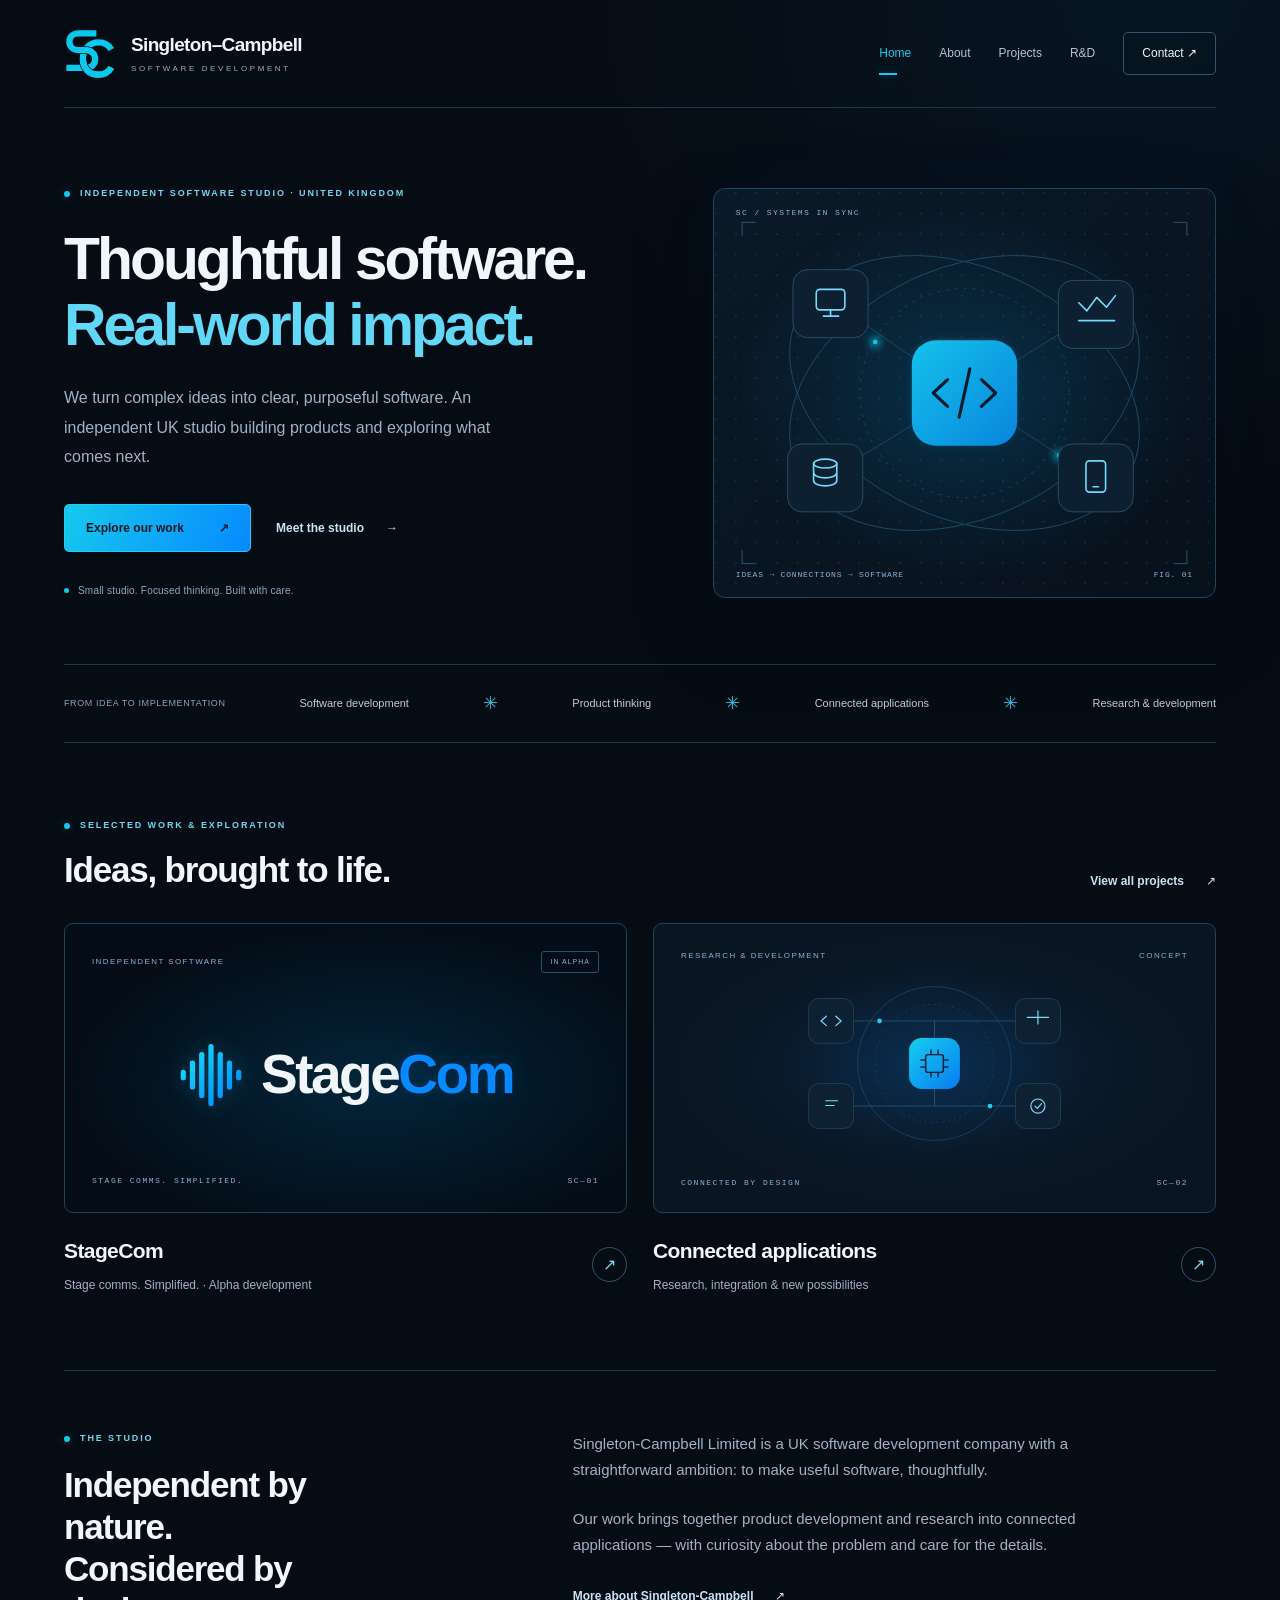
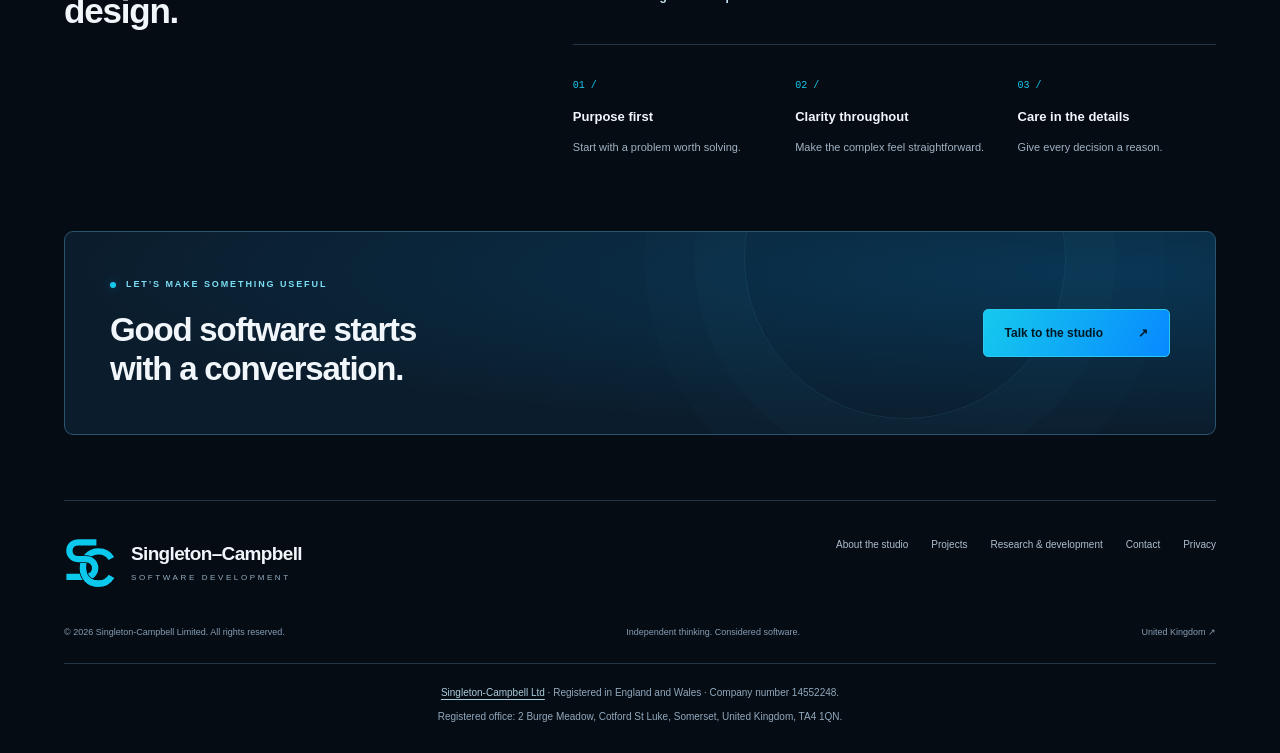
<file: index.html>
<!doctype html>
<html lang="en-GB"><head><meta charset="utf-8"><meta name="viewport" content="width=device-width, initial-scale=1"><title>Singleton-Campbell Ltd | Software Development</title><meta name="description" content="Singleton-Campbell Limited is an independent UK software development studio. Explore StageCom and research into connected applications."><meta name="theme-color" content="#060c14"><link rel="canonical" href="https://www.singleton-campbell.co.uk/"><meta property="og:title" content="Singleton-Campbell Ltd | Software Development"><meta property="og:description" content="Singleton-Campbell Limited is an independent UK software development studio. Explore StageCom and research into connected applications."><meta property="og:type" content="website"><meta property="og:url" content="https://www.singleton-campbell.co.uk/"><link rel="icon" href="assets/favicon.svg?v=linked-sc" type="image/svg+xml"><link rel="stylesheet" href="assets/style.css?v=20261112-logo"><script src="assets/app.js" defer></script><script src="assets/forms.js" defer></script></head><body class="company-page page-index"><a class="skip" href="#main">Skip to content</a><div class="wrap"><header><a class="brand" href="index.html" aria-label="Singleton-Campbell Limited home"><img class="brand-mark" src="assets/sc-linked.svg" alt="" width="54" height="54"><span>Singleton–Campbell<small>Software development</small></span></a><button class="menu" aria-expanded="false" aria-controls="navigation">Menu</button><nav id="navigation" aria-label="Main navigation"><a href="index.html" aria-current="page" class="active">Home</a><a href="about.html">About</a><a href="projects.html">Projects</a><a href="research.html">R&D</a><a href="contact.html" class="nav-contact">Contact <span aria-hidden="true">↗</span></a></nav></header></div><main class="wrap" id="main"><section class="hero"><div><div class="eyebrow"><span class="dot"></span>Independent software studio · United Kingdom</div><h1>Thoughtful software.<br><em>Real-world impact.</em></h1><p class="intro">We turn complex ideas into clear, purposeful software. An independent UK studio building products and exploring what comes next.</p><div class="actions"><a class="button" href="projects.html">Explore our work <span aria-hidden="true">↗</span></a><a class="text-link" href="about.html">Meet the studio <span aria-hidden="true">→</span></a></div><div class="hero-note"><span></span>Small studio. Focused thinking. Built with care.</div></div><div class="visual" role="img" aria-label="Illustration of connected software modules around a central development core"><span class="visual-label">SC / SYSTEMS IN SYNC</span><img src="assets/studio-system.svg" alt="" width="560" height="450"><div class="visual-bottom"><span>IDEAS → CONNECTIONS → SOFTWARE</span><span>FIG. 01</span></div></div></section><div class="discipline"><span>FROM IDEA TO IMPLEMENTATION</span><strong>Software development</strong><span class="asterisk" aria-hidden="true">✳</span><strong>Product thinking</strong><span class="asterisk" aria-hidden="true">✳</span><strong>Connected applications</strong><span class="asterisk" aria-hidden="true">✳</span><strong>Research & development</strong></div><section class="section"><div class="section-head"><div><div class="eyebrow"><span class="dot"></span>Selected work & exploration</div><h2>Ideas, brought to life.</h2></div><a class="text-link" href="projects.html">View all projects <span aria-hidden="true">↗</span></a></div><div class="work-grid"><a class="project" href="stagecom.html"><div class="project-art stage-art"><div class="art-top"><span>Independent software</span><span class="art-status">In alpha</span></div><div class="stage-brand"><img src="assets/stagecom-mark.svg" alt="" width="66" height="66"><div class="stage-word">Stage<span>Com</span></div></div><div class="art-footer"><span>STAGE COMMS. SIMPLIFIED.</span><span>SC—01</span></div></div><div class="project-meta"><div><h3>StageCom</h3><p>Stage comms. Simplified. · Alpha development</p></div><span class="circle-arrow" aria-hidden="true">↗</span></div></a><a class="project" href="research.html"><div class="project-art connected-art"><div class="art-top"><span>Research & development</span><span>Concept</span></div><img src="assets/connected-system.svg" alt="Illustrative connections between applications and a central system" width="600" height="340"><div class="art-footer"><span>CONNECTED BY DESIGN</span><span>SC—02</span></div></div><div class="project-meta"><div><h3>Connected applications</h3><p>Research, integration & new possibilities</p></div><span class="circle-arrow" aria-hidden="true">↗</span></div></a></div></section><section class="section studio"><div><div class="eyebrow"><span class="dot"></span>The studio</div><h2>Independent by nature.<br>Considered by design.</h2></div><div class="studio-copy"><p>Singleton-Campbell Limited is a UK software development company with a straightforward ambition: to make useful software, thoughtfully.</p><p>Our work brings together product development and research into connected applications — with curiosity about the problem and care for the details.</p><a class="text-link" href="about.html">More about Singleton-Campbell <span aria-hidden="true">↗</span></a><div class="principles"><div><span>01 /</span><h3>Purpose first</h3><p>Start with a problem worth solving.</p></div><div><span>02 /</span><h3>Clarity throughout</h3><p>Make the complex feel straightforward.</p></div><div><span>03 /</span><h3>Care in the details</h3><p>Give every decision a reason.</p></div></div></div></section><div class="cta"><div><div class="eyebrow"><span class="dot"></span>Let’s make something useful</div><h2>Good software starts<br>with a conversation.</h2></div><a class="button" href="contact.html">Talk to the studio <span aria-hidden="true">↗</span></a></div></main><div class="wrap"><footer><div class="footer-top"><a class="brand" href="index.html" aria-label="Singleton-Campbell Limited home"><img class="brand-mark" src="assets/sc-linked.svg" alt="" width="54" height="54"><span>Singleton–Campbell<small>Software development</small></span></a><div class="footer-links"><a href="about.html">About the studio</a><a href="projects.html">Projects</a><a href="research.html">Research & development</a><a href="contact.html">Contact</a><a href="privacy.html">Privacy</a></div></div><div class="footer-bottom"><span>© 2026 Singleton-Campbell Limited. All rights reserved.</span><span>Independent thinking. Considered software.</span><span>United Kingdom <span aria-hidden="true">↗</span></span></div><div class="company-legal"><p><a href="https://find-and-update.company-information.service.gov.uk/company/14552248" target="_blank" rel="noopener noreferrer">Singleton-Campbell Ltd</a> · Registered in England and Wales · Company number 14552248.</p><address>Registered office: 2 Burge Meadow, Cotford St Luke, Somerset, United Kingdom, TA4 1QN.</address></div></footer></div></body></html>
</file>
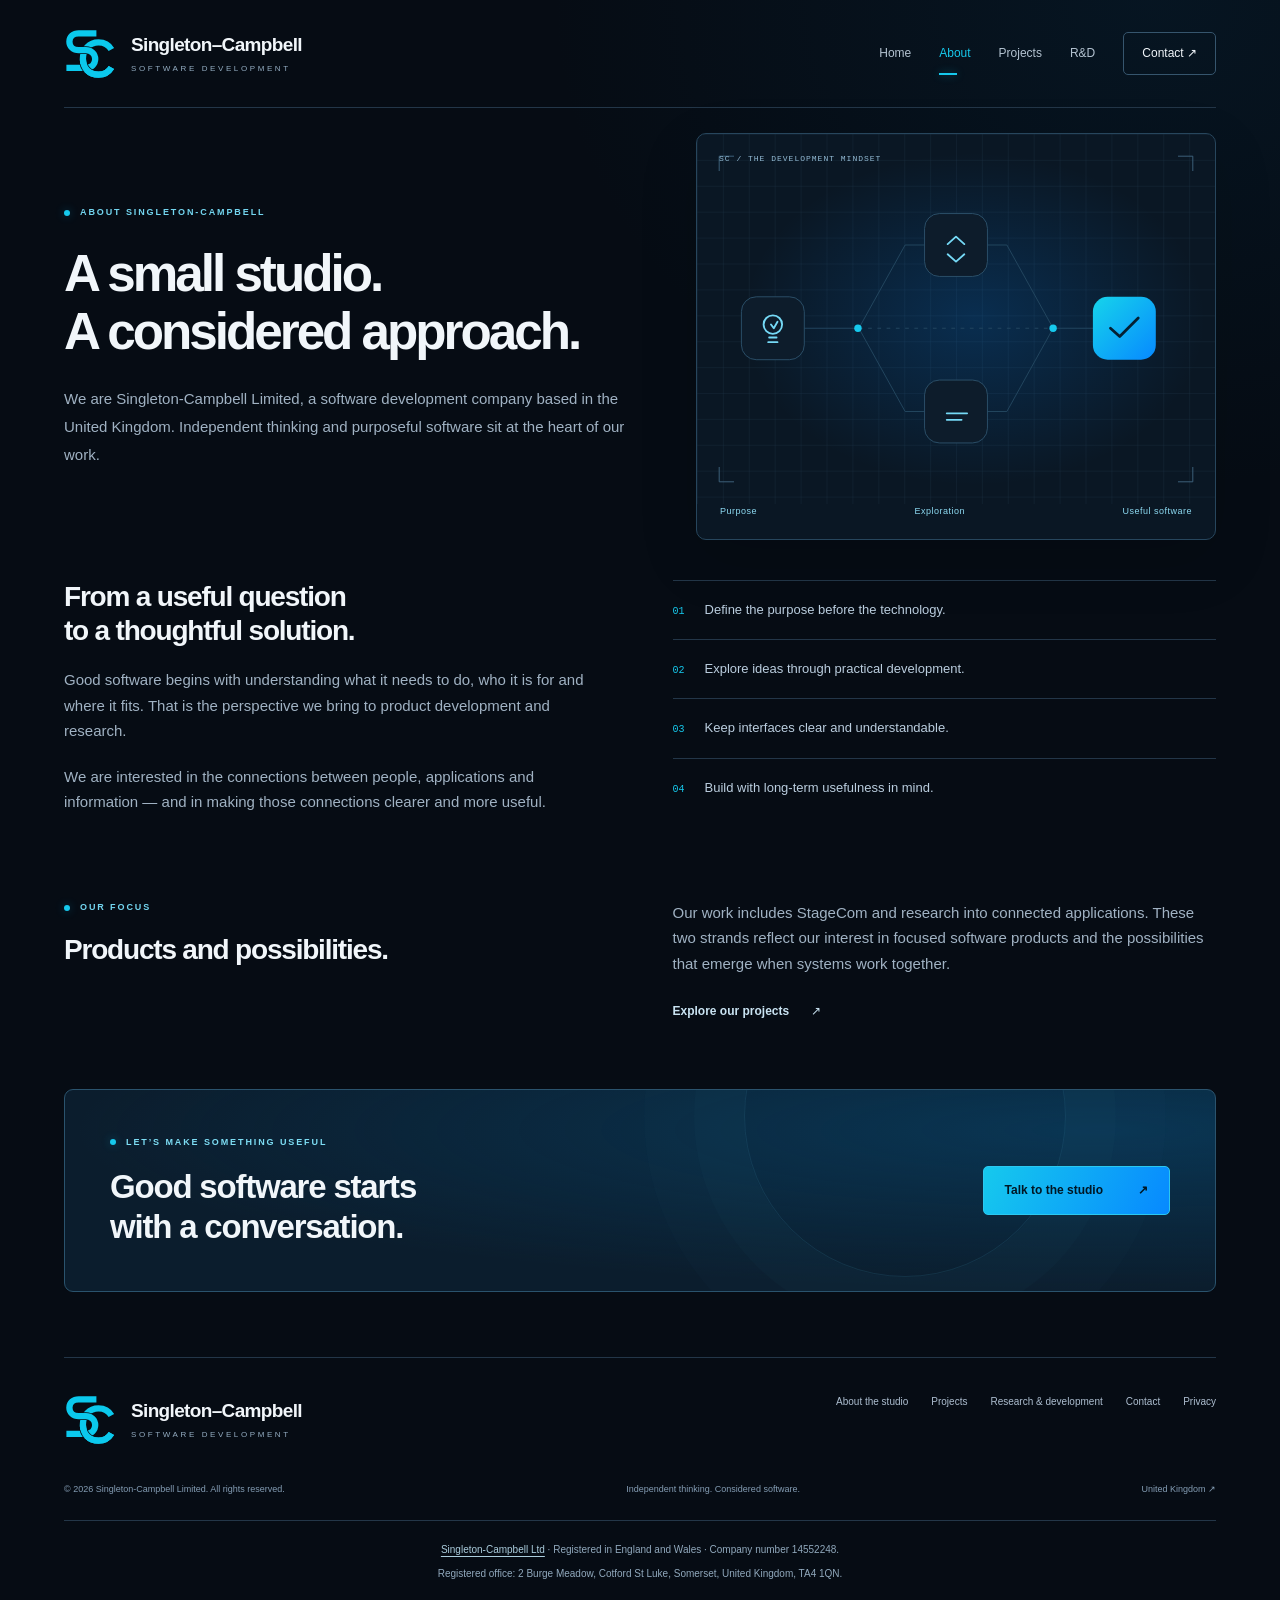
<file: about.html>
<!doctype html>
<html lang="en-GB"><head><meta charset="utf-8"><meta name="viewport" content="width=device-width, initial-scale=1"><title>Singleton-Campbell Ltd | About the studio</title><meta name="description" content="Singleton-Campbell Limited is an independent UK software development studio. Explore StageCom and research into connected applications."><meta name="theme-color" content="#060c14"><link rel="canonical" href="https://www.singleton-campbell.co.uk/about.html"><meta property="og:title" content="Singleton-Campbell Ltd | About the studio"><meta property="og:description" content="Singleton-Campbell Limited is an independent UK software development studio. Explore StageCom and research into connected applications."><meta property="og:type" content="website"><meta property="og:url" content="https://www.singleton-campbell.co.uk/about.html"><link rel="icon" href="assets/favicon.svg?v=linked-sc" type="image/svg+xml"><link rel="stylesheet" href="assets/style.css?v=20261112-logo"><script src="assets/app.js" defer></script><script src="assets/forms.js" defer></script></head><body class="company-page page-about"><a class="skip" href="#main">Skip to content</a><div class="wrap"><header><a class="brand" href="index.html" aria-label="Singleton-Campbell Limited home"><img class="brand-mark" src="assets/sc-linked.svg" alt="" width="54" height="54"><span>Singleton–Campbell<small>Software development</small></span></a><button class="menu" aria-expanded="false" aria-controls="navigation">Menu</button><nav id="navigation" aria-label="Main navigation"><a href="index.html">Home</a><a href="about.html" aria-current="page" class="active">About</a><a href="projects.html">Projects</a><a href="research.html">R&D</a><a href="contact.html" class="nav-contact">Contact <span aria-hidden="true">↗</span></a></nav></header></div><main class="wrap" id="main"><div class="page-lead"><section class="page-hero"><div class="eyebrow"><span class="dot"></span>About Singleton-Campbell</div><h1>A small studio.<br>A considered approach.</h1><p class="intro">We are Singleton-Campbell Limited, a software development company based in the United Kingdom. Independent thinking and purposeful software sit at the heart of our work.</p></section><figure class="process-visual"><div class="figure-label">SC / THE DEVELOPMENT MINDSET</div><img src="assets/studio-process.svg" alt="An idea moving through exploration and development towards a considered solution" width="560" height="400"><figcaption><span>Purpose</span><span>Exploration</span><span>Useful software</span></figcaption></figure></div><div class="content-grid"><div><h2>From a useful question<br>to a thoughtful solution.</h2><p>Good software begins with understanding what it needs to do, who it is for and where it fits. That is the perspective we bring to product development and research.</p><p>We are interested in the connections between people, applications and information — and in making those connections clearer and more useful.</p></div><div><ul class="line-list"><li><span>01</span>Define the purpose before the technology.</li><li><span>02</span>Explore ideas through practical development.</li><li><span>03</span>Keep interfaces clear and understandable.</li><li><span>04</span>Build with long-term usefulness in mind.</li></ul></div></div><div class="content-grid"><div><div class="eyebrow"><span class="dot"></span>Our focus</div><h2 style="margin-top:18px">Products and possibilities.</h2></div><div><p>Our work includes StageCom and research into connected applications. These two strands reflect our interest in focused software products and the possibilities that emerge when systems work together.</p><a class="text-link" href="projects.html">Explore our projects <span aria-hidden="true">↗</span></a></div></div><div class="cta"><div><div class="eyebrow"><span class="dot"></span>Let’s make something useful</div><h2>Good software starts<br>with a conversation.</h2></div><a class="button" href="contact.html">Talk to the studio <span aria-hidden="true">↗</span></a></div></main><div class="wrap"><footer><div class="footer-top"><a class="brand" href="index.html" aria-label="Singleton-Campbell Limited home"><img class="brand-mark" src="assets/sc-linked.svg" alt="" width="54" height="54"><span>Singleton–Campbell<small>Software development</small></span></a><div class="footer-links"><a href="about.html">About the studio</a><a href="projects.html">Projects</a><a href="research.html">Research & development</a><a href="contact.html">Contact</a><a href="privacy.html">Privacy</a></div></div><div class="footer-bottom"><span>© 2026 Singleton-Campbell Limited. All rights reserved.</span><span>Independent thinking. Considered software.</span><span>United Kingdom <span aria-hidden="true">↗</span></span></div><div class="company-legal"><p><a href="https://find-and-update.company-information.service.gov.uk/company/14552248" target="_blank" rel="noopener noreferrer">Singleton-Campbell Ltd</a> · Registered in England and Wales · Company number 14552248.</p><address>Registered office: 2 Burge Meadow, Cotford St Luke, Somerset, United Kingdom, TA4 1QN.</address></div></footer></div></body></html>
</file>
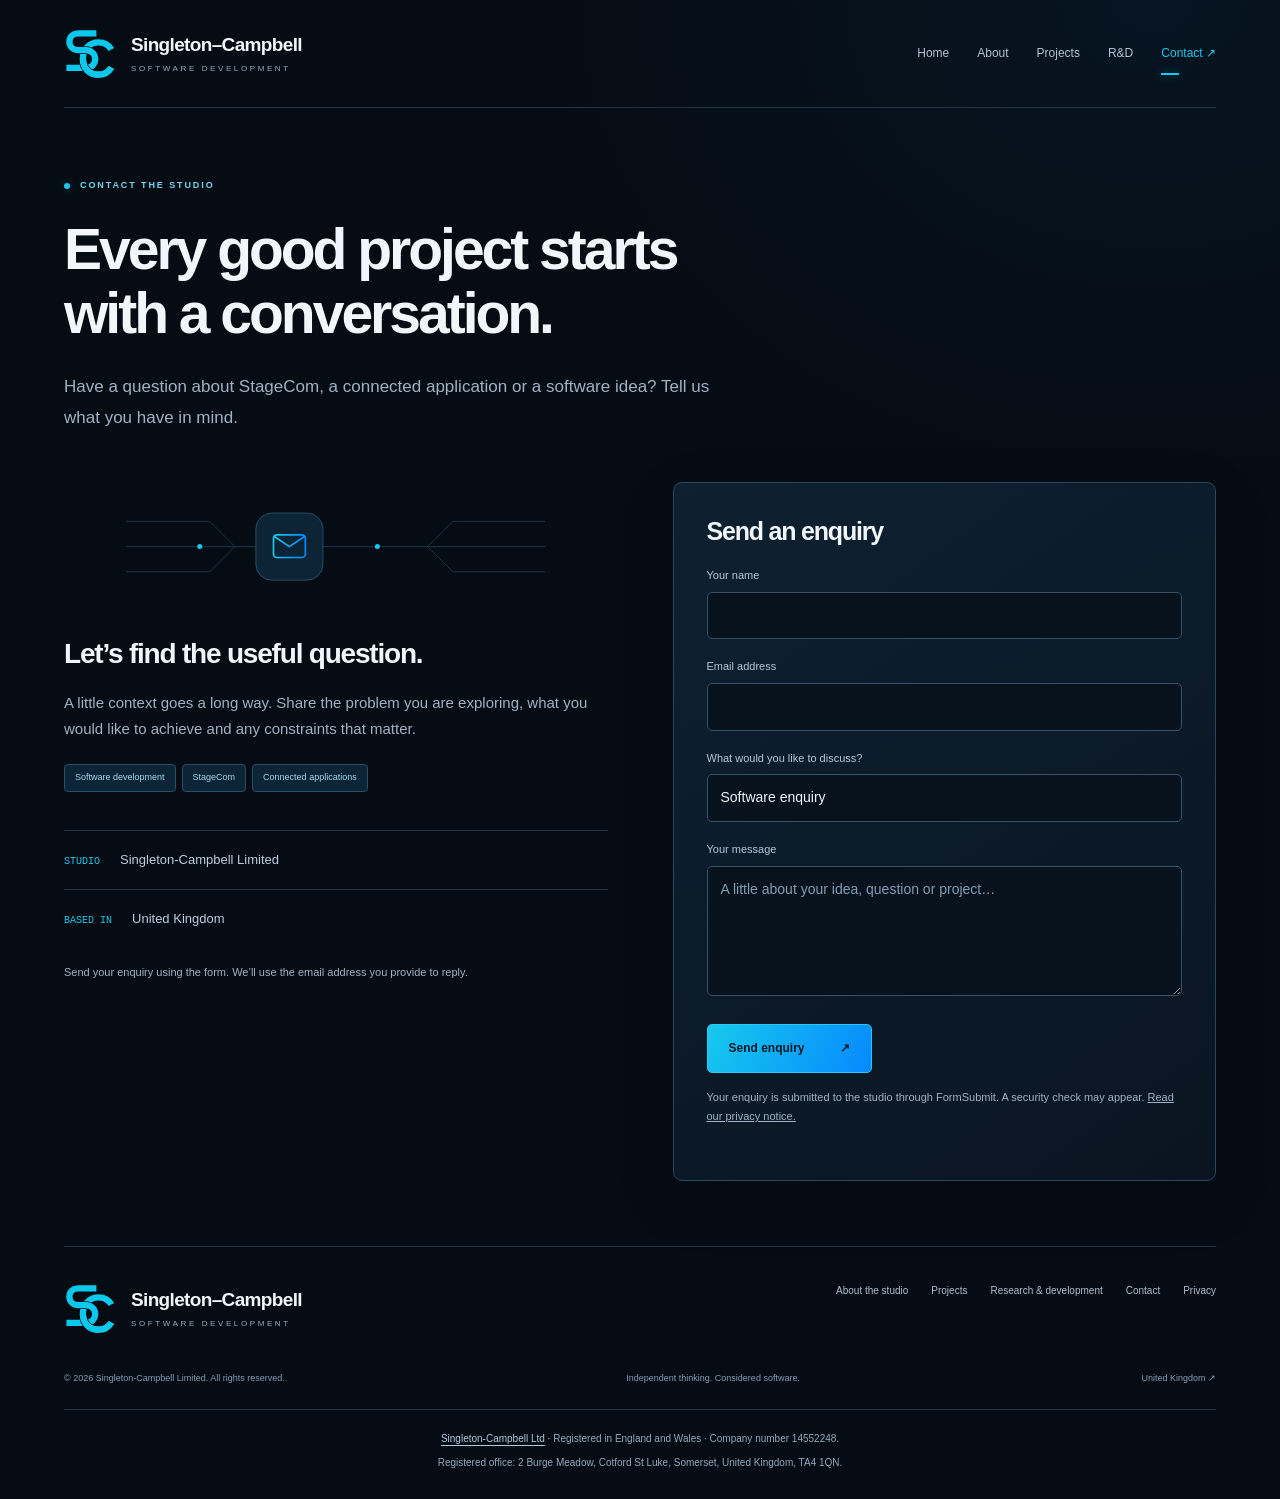
<file: contact.html>
<!doctype html>
<html lang="en-GB"><head><meta charset="utf-8"><meta name="viewport" content="width=device-width, initial-scale=1"><title>Singleton-Campbell Ltd | Contact</title><meta name="description" content="Singleton-Campbell Limited is an independent UK software development studio. Explore StageCom and research into connected applications."><meta name="theme-color" content="#060c14"><link rel="canonical" href="https://www.singleton-campbell.co.uk/contact.html"><meta property="og:title" content="Singleton-Campbell Ltd | Contact"><meta property="og:description" content="Singleton-Campbell Limited is an independent UK software development studio. Explore StageCom and research into connected applications."><meta property="og:type" content="website"><meta property="og:url" content="https://www.singleton-campbell.co.uk/contact.html"><link rel="icon" href="assets/favicon.svg?v=linked-sc" type="image/svg+xml"><link rel="stylesheet" href="assets/style.css?v=20261112-logo"><script src="assets/app.js" defer></script><script src="assets/forms.js" defer></script></head><body class="company-page page-contact"><a class="skip" href="#main">Skip to content</a><div class="wrap"><header><a class="brand" href="index.html" aria-label="Singleton-Campbell Limited home"><img class="brand-mark" src="assets/sc-linked.svg" alt="" width="54" height="54"><span>Singleton–Campbell<small>Software development</small></span></a><button class="menu" aria-expanded="false" aria-controls="navigation">Menu</button><nav id="navigation" aria-label="Main navigation"><a href="index.html">Home</a><a href="about.html">About</a><a href="projects.html">Projects</a><a href="research.html">R&D</a><a href="contact.html" aria-current="page" class="active">Contact <span aria-hidden="true">↗</span></a></nav></header></div><main class="wrap" id="main"><section class="page-hero"><div class="eyebrow"><span class="dot"></span>Contact the studio</div><h1>Every good project starts<br>with a conversation.</h1><p class="intro">Have a question about StageCom, a connected application or a software idea? Tell us what you have in mind.</p></section><div class="content-grid"><div><img class="contact-graphic" src="assets/contact-lines.svg" alt="" width="500" height="155"><h2>Let’s find the useful question.</h2><p>A little context goes a long way. Share the problem you are exploring, what you would like to achieve and any constraints that matter.</p><div class="tag">Software development</div><div class="tag">StageCom</div><div class="tag">Connected applications</div><ul class="line-list" style="margin-top:30px"><li><span>STUDIO</span>Singleton-Campbell Limited</li><li><span>BASED IN</span>United Kingdom</li></ul><p class="small">Send your enquiry using the form. We’ll use the email address you provide to reply.</p></div><div class="contact-box"><h2>Send an enquiry</h2><form id="enquiry" class="integrated-form" action="https://formsubmit.co/ba3404a025eb293340711f8fc09fe231" method="POST"><input type="hidden" name="_subject" value="Singleton-Campbell website enquiry"><input type="hidden" name="_template" value="table"><label for="name">Your name</label><input id="name" name="name" autocomplete="name" required maxlength="150"><label for="email">Email address</label><input id="email" name="email" type="email" autocomplete="email" required maxlength="254"><label for="subject">What would you like to discuss?</label><input id="subject" name="subject" value="Software enquiry" required maxlength="200"><label for="message">Your message</label><textarea id="message" name="message" required maxlength="5000" placeholder="A little about your idea, question or project…"></textarea><button class="button" type="submit">Send enquiry <span aria-hidden="true">↗</span></button><p class="small">Your enquiry is submitted to the studio through FormSubmit. A security check may appear. <a href="privacy.html" style="text-decoration:underline">Read our privacy notice.</a></p><p id="form-status" class="contact-status" role="status"></p></form></div></div><script>const requestedSubject=new URLSearchParams(location.search).get('subject');if(requestedSubject)document.getElementById('subject').value=requestedSubject.slice(0,200);</script></main><div class="wrap"><footer><div class="footer-top"><a class="brand" href="index.html" aria-label="Singleton-Campbell Limited home"><img class="brand-mark" src="assets/sc-linked.svg" alt="" width="54" height="54"><span>Singleton–Campbell<small>Software development</small></span></a><div class="footer-links"><a href="about.html">About the studio</a><a href="projects.html">Projects</a><a href="research.html">Research & development</a><a href="contact.html">Contact</a><a href="privacy.html">Privacy</a></div></div><div class="footer-bottom"><span>© 2026 Singleton-Campbell Limited. All rights reserved.</span><span>Independent thinking. Considered software.</span><span>United Kingdom <span aria-hidden="true">↗</span></span></div><div class="company-legal"><p><a href="https://find-and-update.company-information.service.gov.uk/company/14552248" target="_blank" rel="noopener noreferrer">Singleton-Campbell Ltd</a> · Registered in England and Wales · Company number 14552248.</p><address>Registered office: 2 Burge Meadow, Cotford St Luke, Somerset, United Kingdom, TA4 1QN.</address></div></footer></div></body></html>
</file>
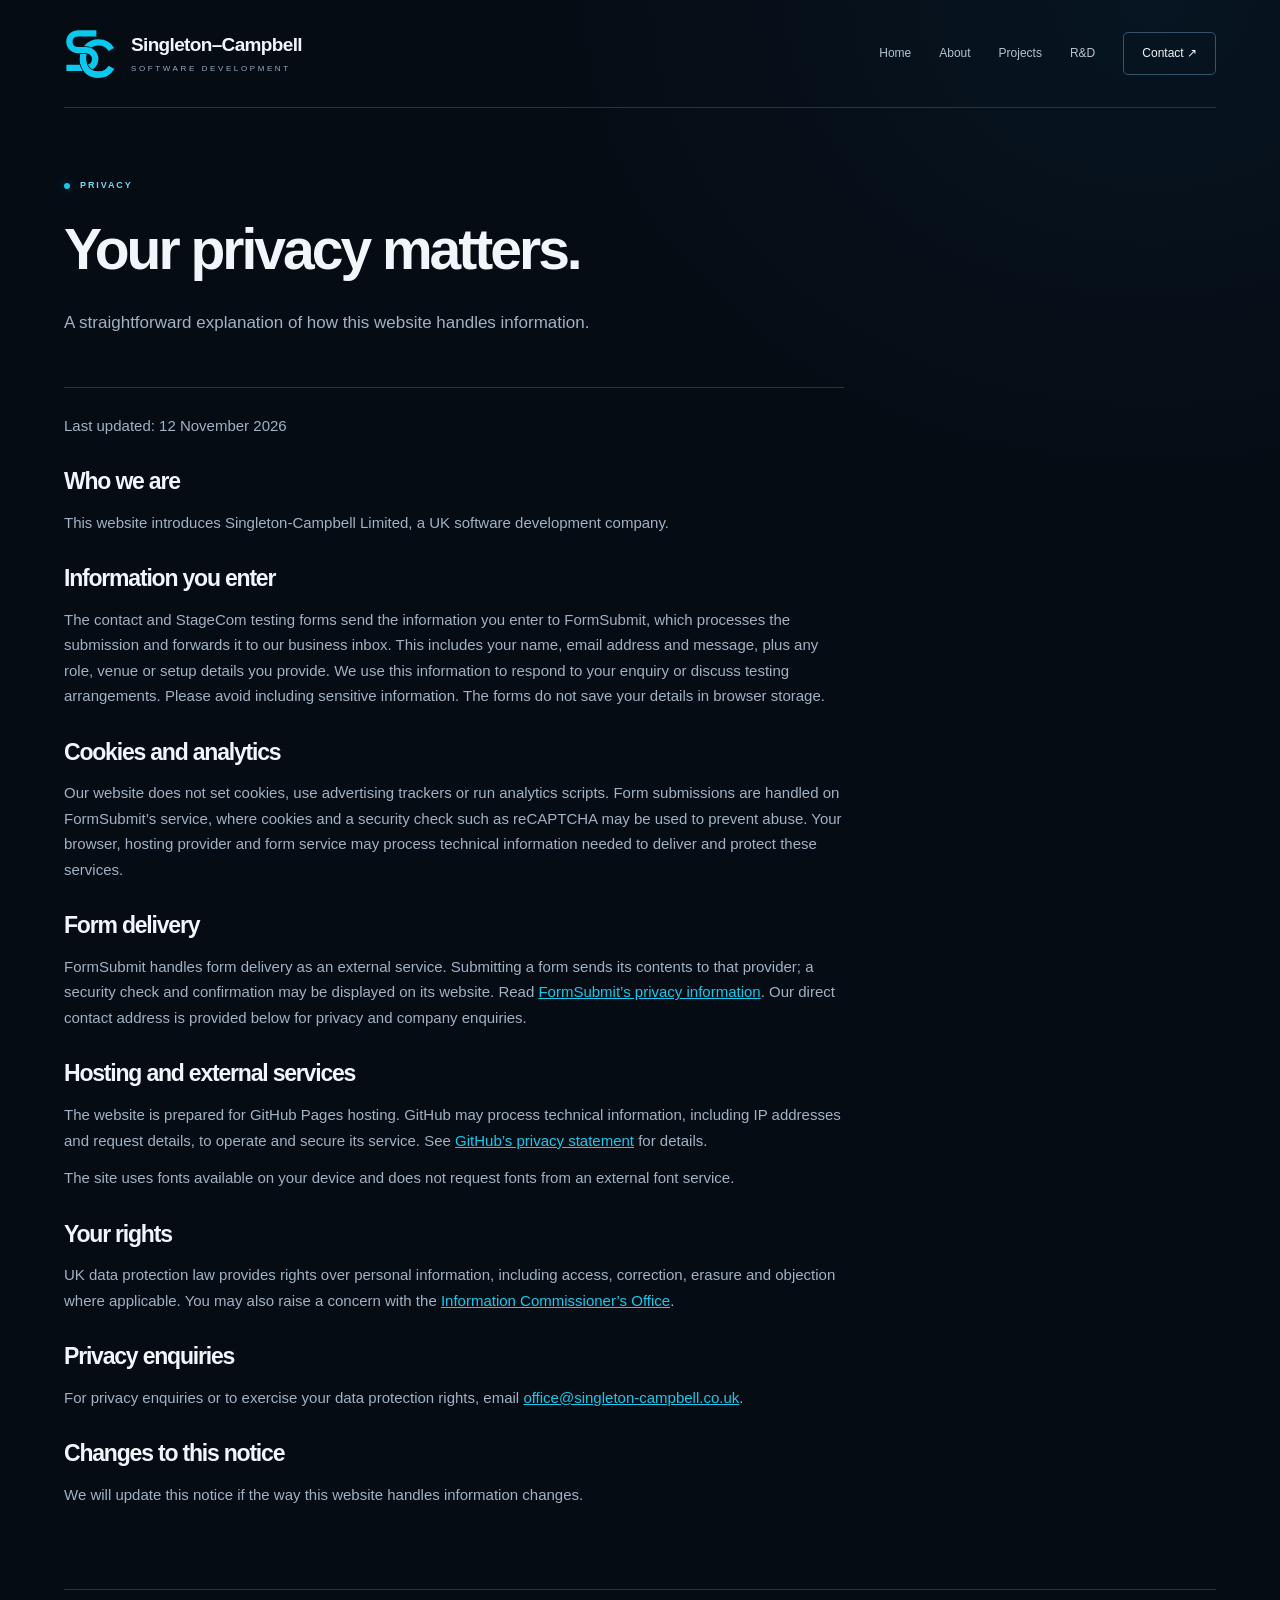
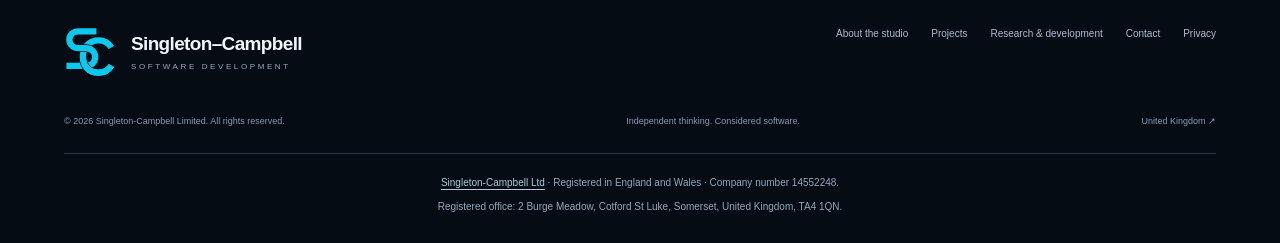
<file: privacy.html>
<!doctype html>
<html lang="en-GB"><head><meta charset="utf-8"><meta name="viewport" content="width=device-width, initial-scale=1"><title>Singleton-Campbell Ltd | Privacy</title><meta name="description" content="Singleton-Campbell Limited is an independent UK software development studio. Explore StageCom and research into connected applications."><meta name="theme-color" content="#060c14"><link rel="canonical" href="https://www.singleton-campbell.co.uk/privacy.html"><meta property="og:title" content="Singleton-Campbell Ltd | Privacy"><meta property="og:description" content="Singleton-Campbell Limited is an independent UK software development studio. Explore StageCom and research into connected applications."><meta property="og:type" content="website"><meta property="og:url" content="https://www.singleton-campbell.co.uk/privacy.html"><link rel="icon" href="assets/favicon.svg?v=linked-sc" type="image/svg+xml"><link rel="stylesheet" href="assets/style.css?v=20261112-logo"><script src="assets/app.js" defer></script><script src="assets/forms.js" defer></script></head><body class="company-page page-privacy"><a class="skip" href="#main">Skip to content</a><div class="wrap"><header><a class="brand" href="index.html" aria-label="Singleton-Campbell Limited home"><img class="brand-mark" src="assets/sc-linked.svg" alt="" width="54" height="54"><span>Singleton–Campbell<small>Software development</small></span></a><button class="menu" aria-expanded="false" aria-controls="navigation">Menu</button><nav id="navigation" aria-label="Main navigation"><a href="index.html">Home</a><a href="about.html">About</a><a href="projects.html">Projects</a><a href="research.html">R&D</a><a href="contact.html" class="nav-contact">Contact <span aria-hidden="true">↗</span></a></nav></header></div><main class="wrap" id="main"><section class="page-hero"><div class="eyebrow"><span class="dot"></span>Privacy</div><h1>Your privacy matters.</h1><p class="intro">A straightforward explanation of how this website handles information.</p></section><article class="legal"><p>Last updated: 12 November 2026</p><h2>Who we are</h2><p>This website introduces Singleton-Campbell Limited, a UK software development company.</p><h2>Information you enter</h2><p>The contact and StageCom testing forms send the information you enter to FormSubmit, which processes the submission and forwards it to our business inbox. This includes your name, email address and message, plus any role, venue or setup details you provide. We use this information to respond to your enquiry or discuss testing arrangements. Please avoid including sensitive information. The forms do not save your details in browser storage.</p><h2>Cookies and analytics</h2><p>Our website does not set cookies, use advertising trackers or run analytics scripts. Form submissions are handled on FormSubmit’s service, where cookies and a security check such as reCAPTCHA may be used to prevent abuse. Your browser, hosting provider and form service may process technical information needed to deliver and protect these services.</p><h2>Form delivery</h2><p>FormSubmit handles form delivery as an external service. Submitting a form sends its contents to that provider; a security check and confirmation may be displayed on its website. Read <a href="https://formsubmit.co/privacy.pdf" rel="noopener noreferrer" target="_blank">FormSubmit’s privacy information</a>. Our direct contact address is provided below for privacy and company enquiries.</p><h2>Hosting and external services</h2><p>The website is prepared for GitHub Pages hosting. GitHub may process technical information, including IP addresses and request details, to operate and secure its service. See <a href="https://docs.github.com/en/site-policy/privacy-policies/github-general-privacy-statement" rel="noopener noreferrer" target="_blank">GitHub’s privacy statement</a> for details.</p><p>The site uses fonts available on your device and does not request fonts from an external font service.</p><h2>Your rights</h2><p>UK data protection law provides rights over personal information, including access, correction, erasure and objection where applicable. You may also raise a concern with the <a href="https://ico.org.uk/" rel="noopener noreferrer" target="_blank">Information Commissioner’s Office</a>.</p><h2>Privacy enquiries</h2><p>For privacy enquiries or to exercise your data protection rights, email <a href="mailto:office@singleton-campbell.co.uk">office@singleton-campbell.co.uk</a>.</p><h2>Changes to this notice</h2><p>We will update this notice if the way this website handles information changes.</p></article></main><div class="wrap"><footer><div class="footer-top"><a class="brand" href="index.html" aria-label="Singleton-Campbell Limited home"><img class="brand-mark" src="assets/sc-linked.svg" alt="" width="54" height="54"><span>Singleton–Campbell<small>Software development</small></span></a><div class="footer-links"><a href="about.html">About the studio</a><a href="projects.html">Projects</a><a href="research.html">Research & development</a><a href="contact.html">Contact</a><a href="privacy.html">Privacy</a></div></div><div class="footer-bottom"><span>© 2026 Singleton-Campbell Limited. All rights reserved.</span><span>Independent thinking. Considered software.</span><span>United Kingdom <span aria-hidden="true">↗</span></span></div><div class="company-legal"><p><a href="https://find-and-update.company-information.service.gov.uk/company/14552248" target="_blank" rel="noopener noreferrer">Singleton-Campbell Ltd</a> · Registered in England and Wales · Company number 14552248.</p><address>Registered office: 2 Burge Meadow, Cotford St Luke, Somerset, United Kingdom, TA4 1QN.</address></div></footer></div></body></html>
</file>
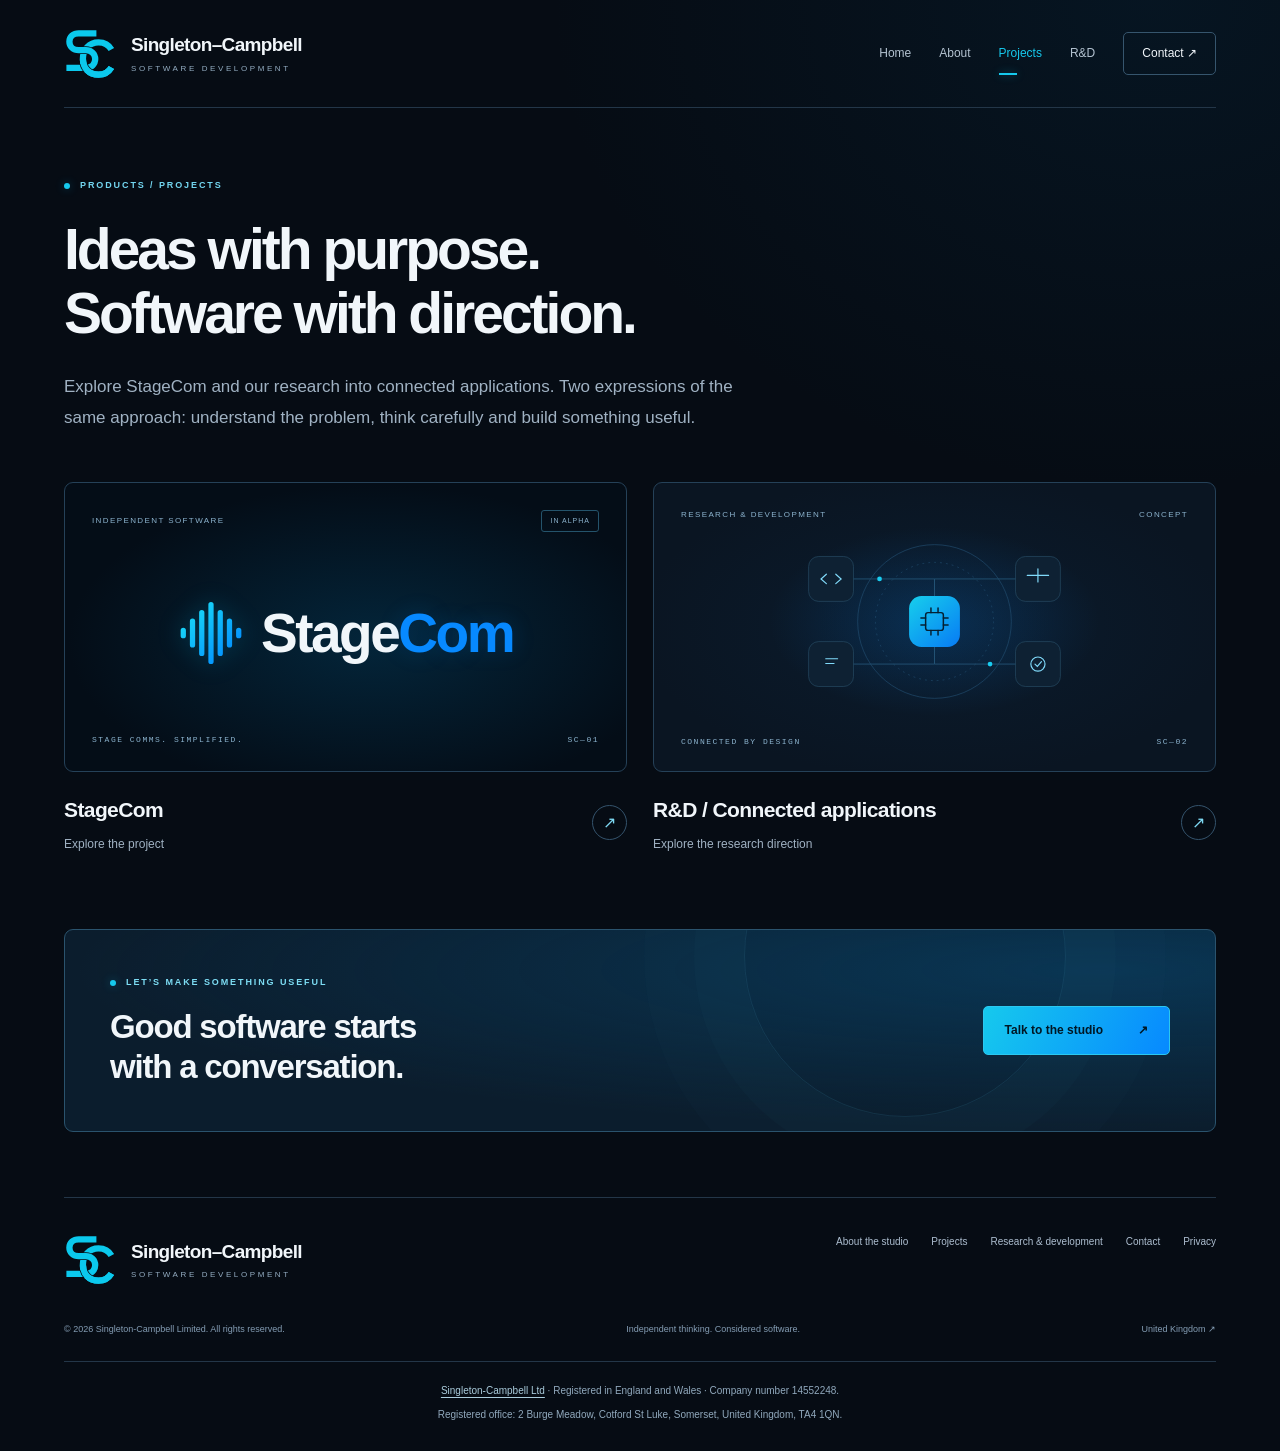
<file: projects.html>
<!doctype html>
<html lang="en-GB"><head><meta charset="utf-8"><meta name="viewport" content="width=device-width, initial-scale=1"><title>Singleton-Campbell Ltd | Products &amp; projects</title><meta name="description" content="Singleton-Campbell Limited is an independent UK software development studio. Explore StageCom and research into connected applications."><meta name="theme-color" content="#060c14"><link rel="canonical" href="https://www.singleton-campbell.co.uk/projects.html"><meta property="og:title" content="Singleton-Campbell Ltd | Products &amp; projects"><meta property="og:description" content="Singleton-Campbell Limited is an independent UK software development studio. Explore StageCom and research into connected applications."><meta property="og:type" content="website"><meta property="og:url" content="https://www.singleton-campbell.co.uk/projects.html"><link rel="icon" href="assets/favicon.svg?v=linked-sc" type="image/svg+xml"><link rel="stylesheet" href="assets/style.css?v=20261112-logo"><script src="assets/app.js" defer></script><script src="assets/forms.js" defer></script></head><body class="company-page page-projects"><a class="skip" href="#main">Skip to content</a><div class="wrap"><header><a class="brand" href="index.html" aria-label="Singleton-Campbell Limited home"><img class="brand-mark" src="assets/sc-linked.svg" alt="" width="54" height="54"><span>Singleton–Campbell<small>Software development</small></span></a><button class="menu" aria-expanded="false" aria-controls="navigation">Menu</button><nav id="navigation" aria-label="Main navigation"><a href="index.html">Home</a><a href="about.html">About</a><a href="projects.html" aria-current="page" class="active">Projects</a><a href="research.html">R&D</a><a href="contact.html" class="nav-contact">Contact <span aria-hidden="true">↗</span></a></nav></header></div><main class="wrap" id="main"><section class="page-hero"><div class="eyebrow"><span class="dot"></span>Products / Projects</div><h1>Ideas with purpose.<br>Software with direction.</h1><p class="intro">Explore StageCom and our research into connected applications. Two expressions of the same approach: understand the problem, think carefully and build something useful.</p></section><div class="work-grid" style="padding-bottom:75px"><a class="project" href="stagecom.html"><div class="project-art stage-art"><div class="art-top"><span>Independent software</span><span class="art-status">In alpha</span></div><div class="stage-brand"><img src="assets/stagecom-mark.svg" alt="" width="66" height="66"><div class="stage-word">Stage<span>Com</span></div></div><div class="art-footer"><span>STAGE COMMS. SIMPLIFIED.</span><span>SC—01</span></div></div><div class="project-meta"><div><h3>StageCom</h3><p>Explore the project</p></div><span class="circle-arrow" aria-hidden="true">↗</span></div></a><a class="project" href="research.html"><div class="project-art connected-art"><div class="art-top"><span>Research & development</span><span>Concept</span></div><img src="assets/connected-system.svg" alt="Illustrative connections between applications and a central system" width="600" height="340"><div class="art-footer"><span>CONNECTED BY DESIGN</span><span>SC—02</span></div></div><div class="project-meta"><div><h3>R&D / Connected applications</h3><p>Explore the research direction</p></div><span class="circle-arrow" aria-hidden="true">↗</span></div></a></div><div class="cta"><div><div class="eyebrow"><span class="dot"></span>Let’s make something useful</div><h2>Good software starts<br>with a conversation.</h2></div><a class="button" href="contact.html">Talk to the studio <span aria-hidden="true">↗</span></a></div></main><div class="wrap"><footer><div class="footer-top"><a class="brand" href="index.html" aria-label="Singleton-Campbell Limited home"><img class="brand-mark" src="assets/sc-linked.svg" alt="" width="54" height="54"><span>Singleton–Campbell<small>Software development</small></span></a><div class="footer-links"><a href="about.html">About the studio</a><a href="projects.html">Projects</a><a href="research.html">Research & development</a><a href="contact.html">Contact</a><a href="privacy.html">Privacy</a></div></div><div class="footer-bottom"><span>© 2026 Singleton-Campbell Limited. All rights reserved.</span><span>Independent thinking. Considered software.</span><span>United Kingdom <span aria-hidden="true">↗</span></span></div><div class="company-legal"><p><a href="https://find-and-update.company-information.service.gov.uk/company/14552248" target="_blank" rel="noopener noreferrer">Singleton-Campbell Ltd</a> · Registered in England and Wales · Company number 14552248.</p><address>Registered office: 2 Burge Meadow, Cotford St Luke, Somerset, United Kingdom, TA4 1QN.</address></div></footer></div></body></html>
</file>
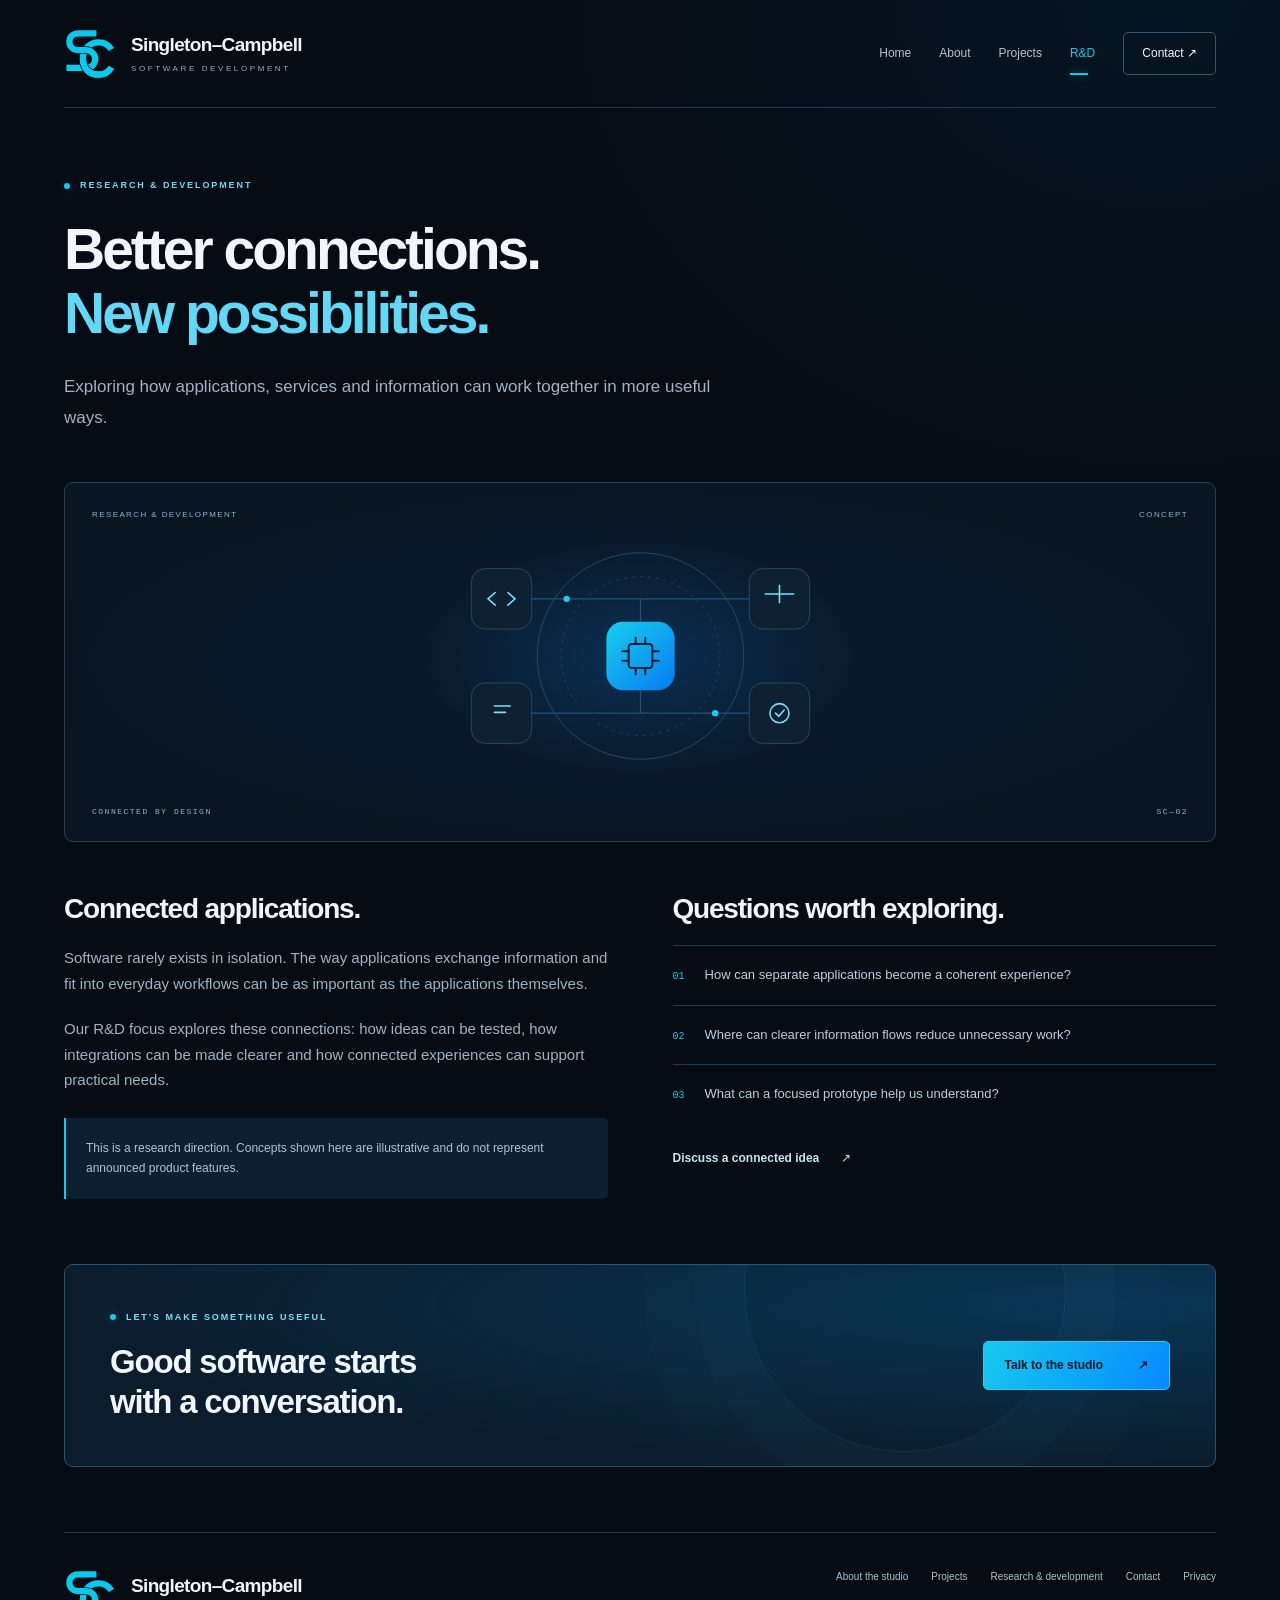
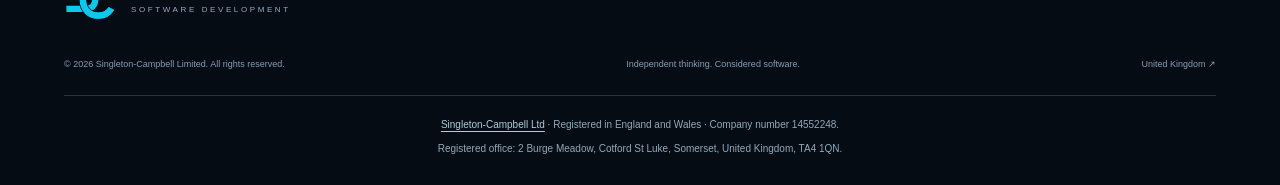
<file: research.html>
<!doctype html>
<html lang="en-GB"><head><meta charset="utf-8"><meta name="viewport" content="width=device-width, initial-scale=1"><title>Singleton-Campbell Ltd | R&amp;D / Connected applications</title><meta name="description" content="Singleton-Campbell Limited is an independent UK software development studio. Explore StageCom and research into connected applications."><meta name="theme-color" content="#060c14"><link rel="canonical" href="https://www.singleton-campbell.co.uk/research.html"><meta property="og:title" content="Singleton-Campbell Ltd | R&amp;D / Connected applications"><meta property="og:description" content="Singleton-Campbell Limited is an independent UK software development studio. Explore StageCom and research into connected applications."><meta property="og:type" content="website"><meta property="og:url" content="https://www.singleton-campbell.co.uk/research.html"><link rel="icon" href="assets/favicon.svg?v=linked-sc" type="image/svg+xml"><link rel="stylesheet" href="assets/style.css?v=20261112-logo"><script src="assets/app.js" defer></script><script src="assets/forms.js" defer></script></head><body class="company-page page-research"><a class="skip" href="#main">Skip to content</a><div class="wrap"><header><a class="brand" href="index.html" aria-label="Singleton-Campbell Limited home"><img class="brand-mark" src="assets/sc-linked.svg" alt="" width="54" height="54"><span>Singleton–Campbell<small>Software development</small></span></a><button class="menu" aria-expanded="false" aria-controls="navigation">Menu</button><nav id="navigation" aria-label="Main navigation"><a href="index.html">Home</a><a href="about.html">About</a><a href="projects.html">Projects</a><a href="research.html" aria-current="page" class="active">R&D</a><a href="contact.html" class="nav-contact">Contact <span aria-hidden="true">↗</span></a></nav></header></div><main class="wrap" id="main"><section class="page-hero"><div class="eyebrow"><span class="dot"></span>Research & development</div><h1>Better connections.<br><em>New possibilities.</em></h1><p class="intro">Exploring how applications, services and information can work together in more useful ways.</p></section><div class="wide-art"><div class="project-art connected-art"><div class="art-top"><span>Research & development</span><span>Concept</span></div><img src="assets/connected-system.svg" alt="Illustrative connections between applications and a central system" width="600" height="340"><div class="art-footer"><span>CONNECTED BY DESIGN</span><span>SC—02</span></div></div></div><div class="content-grid"><div><h2>Connected applications.</h2><p>Software rarely exists in isolation. The way applications exchange information and fit into everyday workflows can be as important as the applications themselves.</p><p>Our R&D focus explores these connections: how ideas can be tested, how integrations can be made clearer and how connected experiences can support practical needs.</p><div class="research-note">This is a research direction. Concepts shown here are illustrative and do not represent announced product features.</div></div><div><h2>Questions worth exploring.</h2><ul class="line-list"><li><span>01</span>How can separate applications become a coherent experience?</li><li><span>02</span>Where can clearer information flows reduce unnecessary work?</li><li><span>03</span>What can a focused prototype help us understand?</li></ul><a class="text-link" style="margin-top:25px" href="contact.html?subject=Connected%20applications">Discuss a connected idea <span aria-hidden="true">↗</span></a></div></div><div class="cta"><div><div class="eyebrow"><span class="dot"></span>Let’s make something useful</div><h2>Good software starts<br>with a conversation.</h2></div><a class="button" href="contact.html">Talk to the studio <span aria-hidden="true">↗</span></a></div></main><div class="wrap"><footer><div class="footer-top"><a class="brand" href="index.html" aria-label="Singleton-Campbell Limited home"><img class="brand-mark" src="assets/sc-linked.svg" alt="" width="54" height="54"><span>Singleton–Campbell<small>Software development</small></span></a><div class="footer-links"><a href="about.html">About the studio</a><a href="projects.html">Projects</a><a href="research.html">Research & development</a><a href="contact.html">Contact</a><a href="privacy.html">Privacy</a></div></div><div class="footer-bottom"><span>© 2026 Singleton-Campbell Limited. All rights reserved.</span><span>Independent thinking. Considered software.</span><span>United Kingdom <span aria-hidden="true">↗</span></span></div><div class="company-legal"><p><a href="https://find-and-update.company-information.service.gov.uk/company/14552248" target="_blank" rel="noopener noreferrer">Singleton-Campbell Ltd</a> · Registered in England and Wales · Company number 14552248.</p><address>Registered office: 2 Burge Meadow, Cotford St Luke, Somerset, United Kingdom, TA4 1QN.</address></div></footer></div></body></html>
</file>
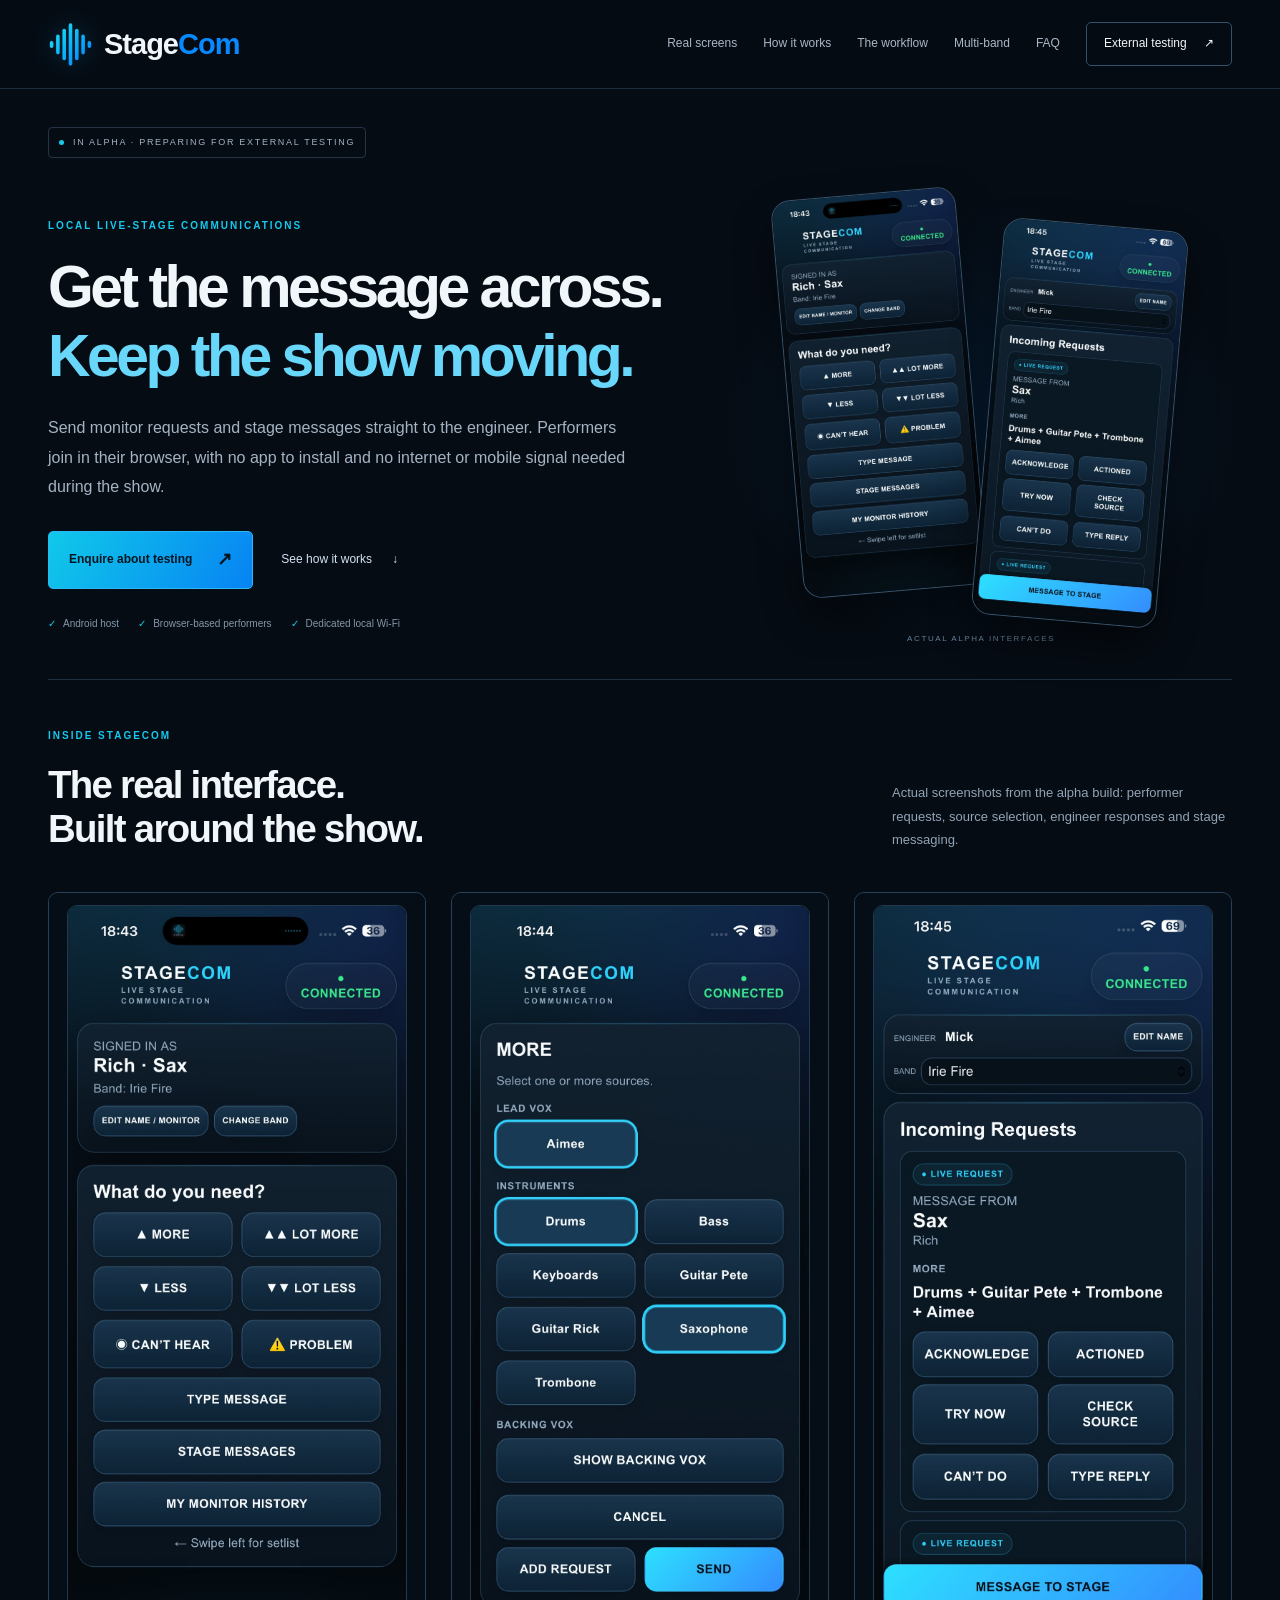
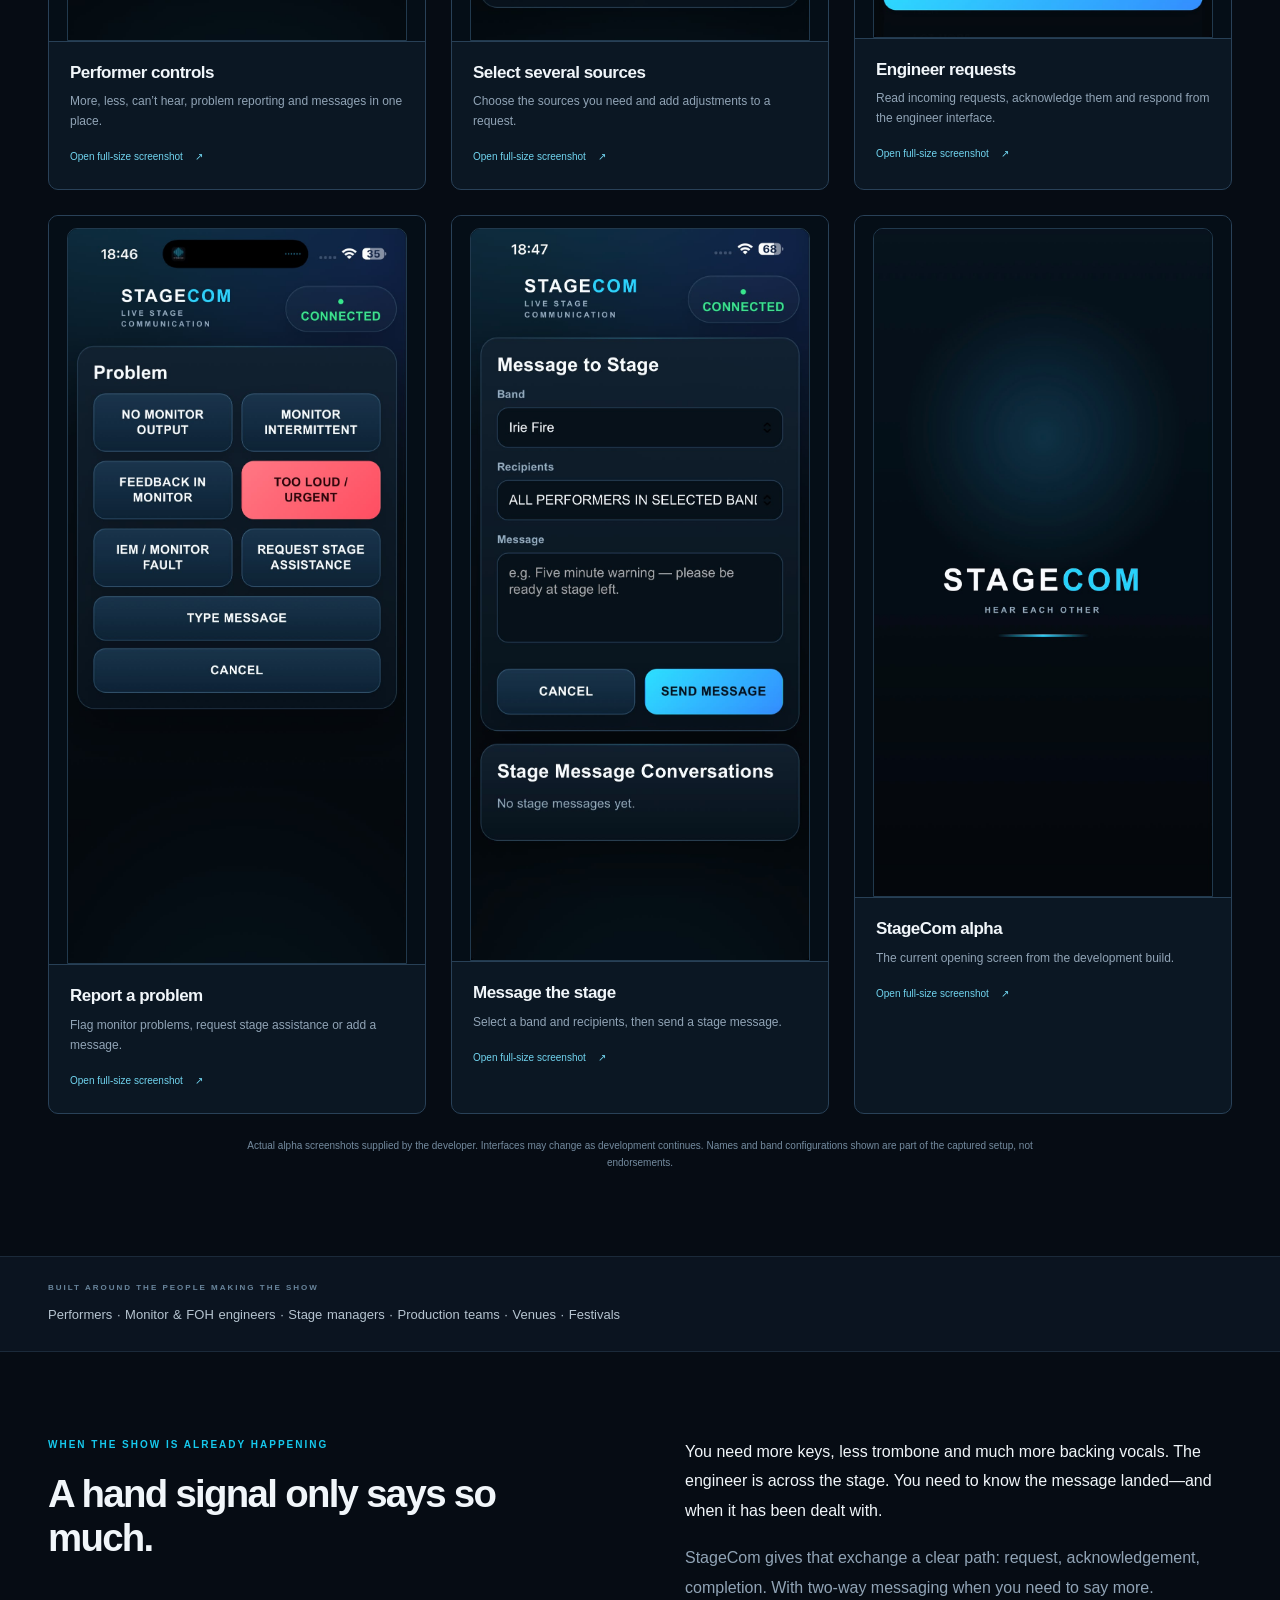
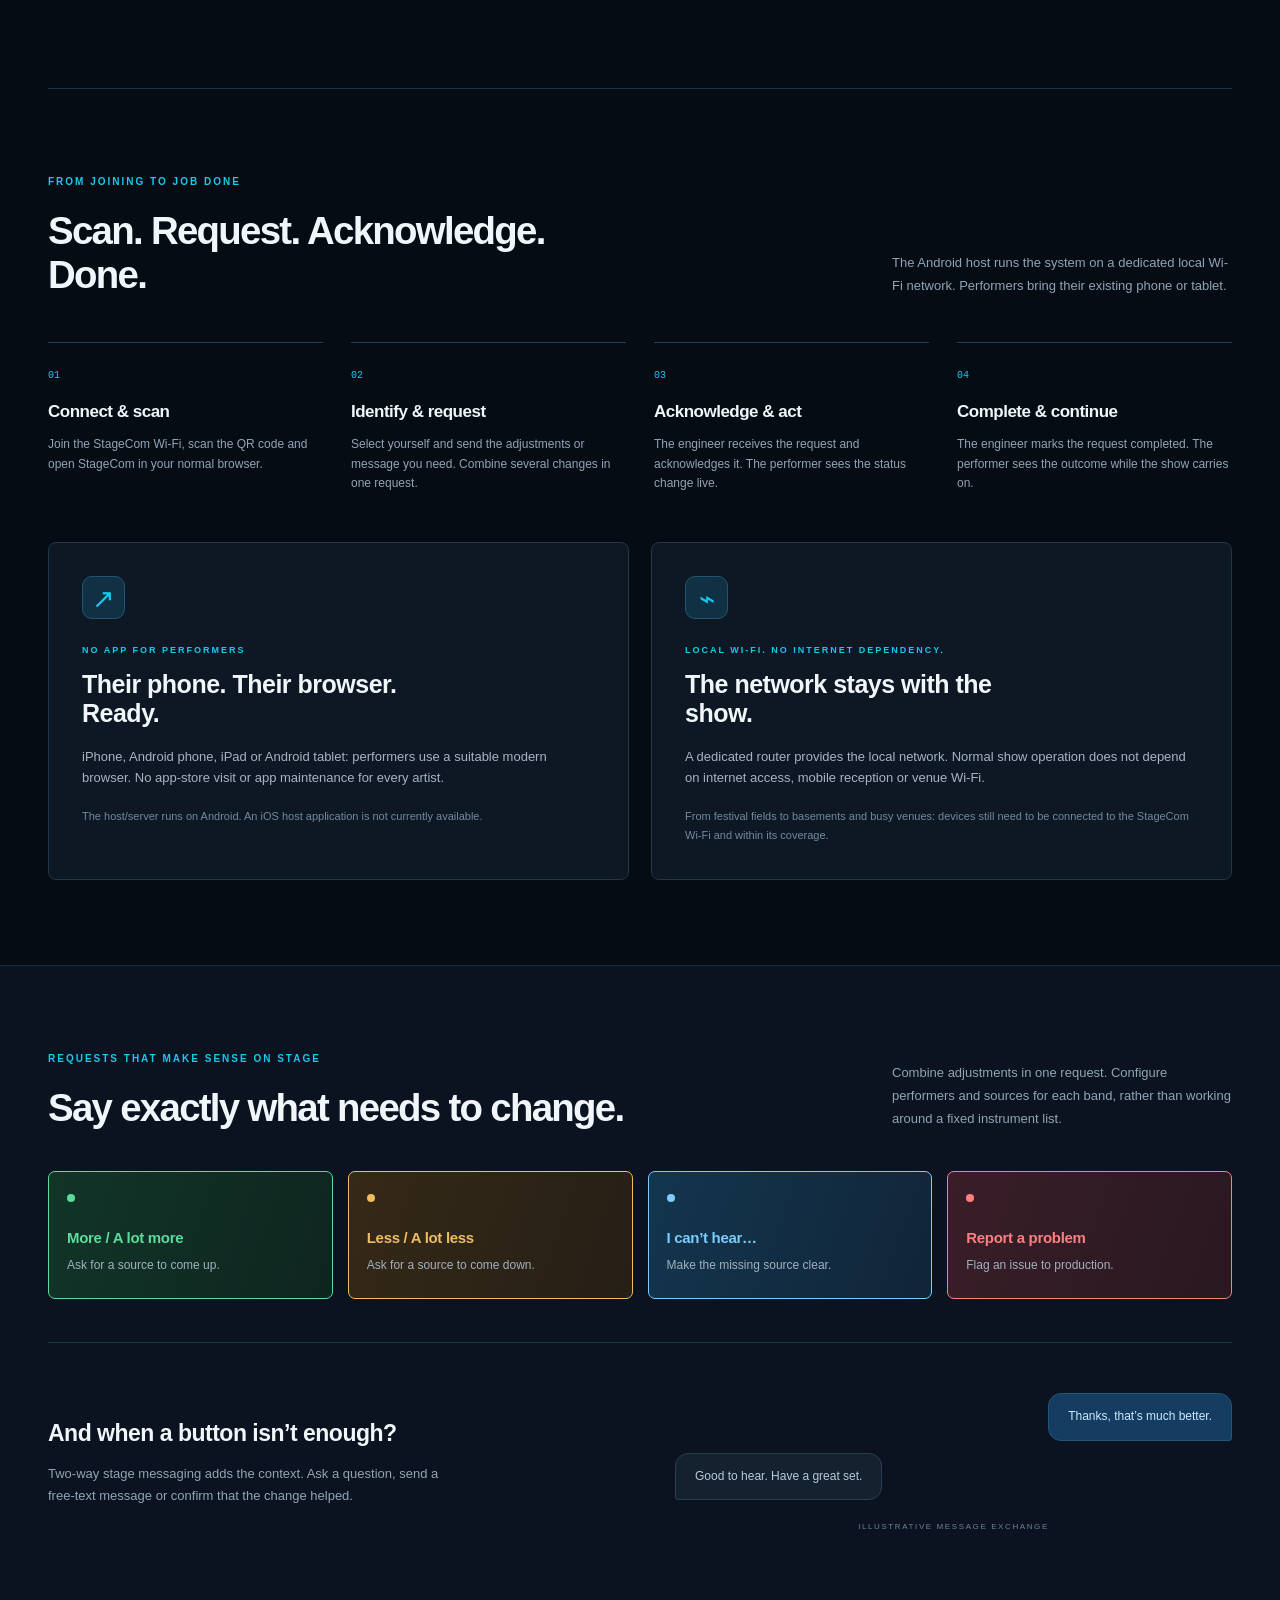
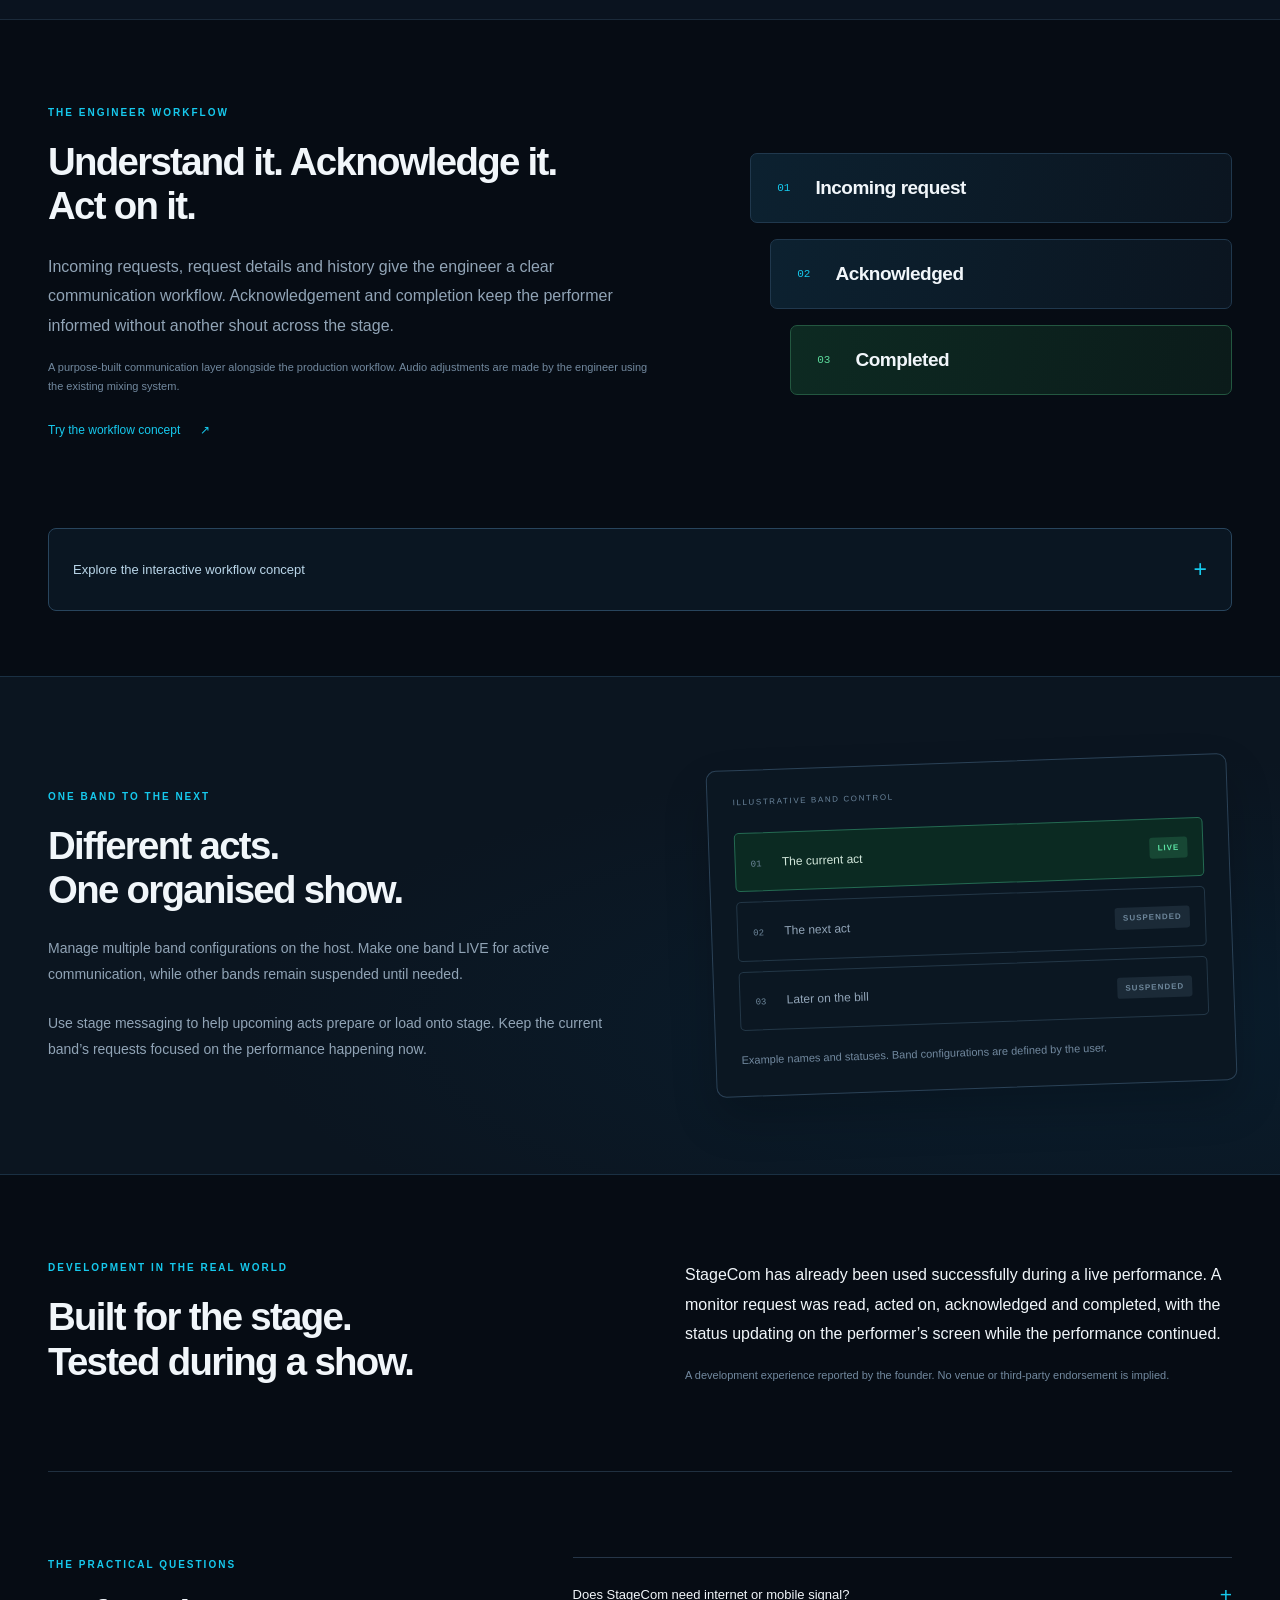
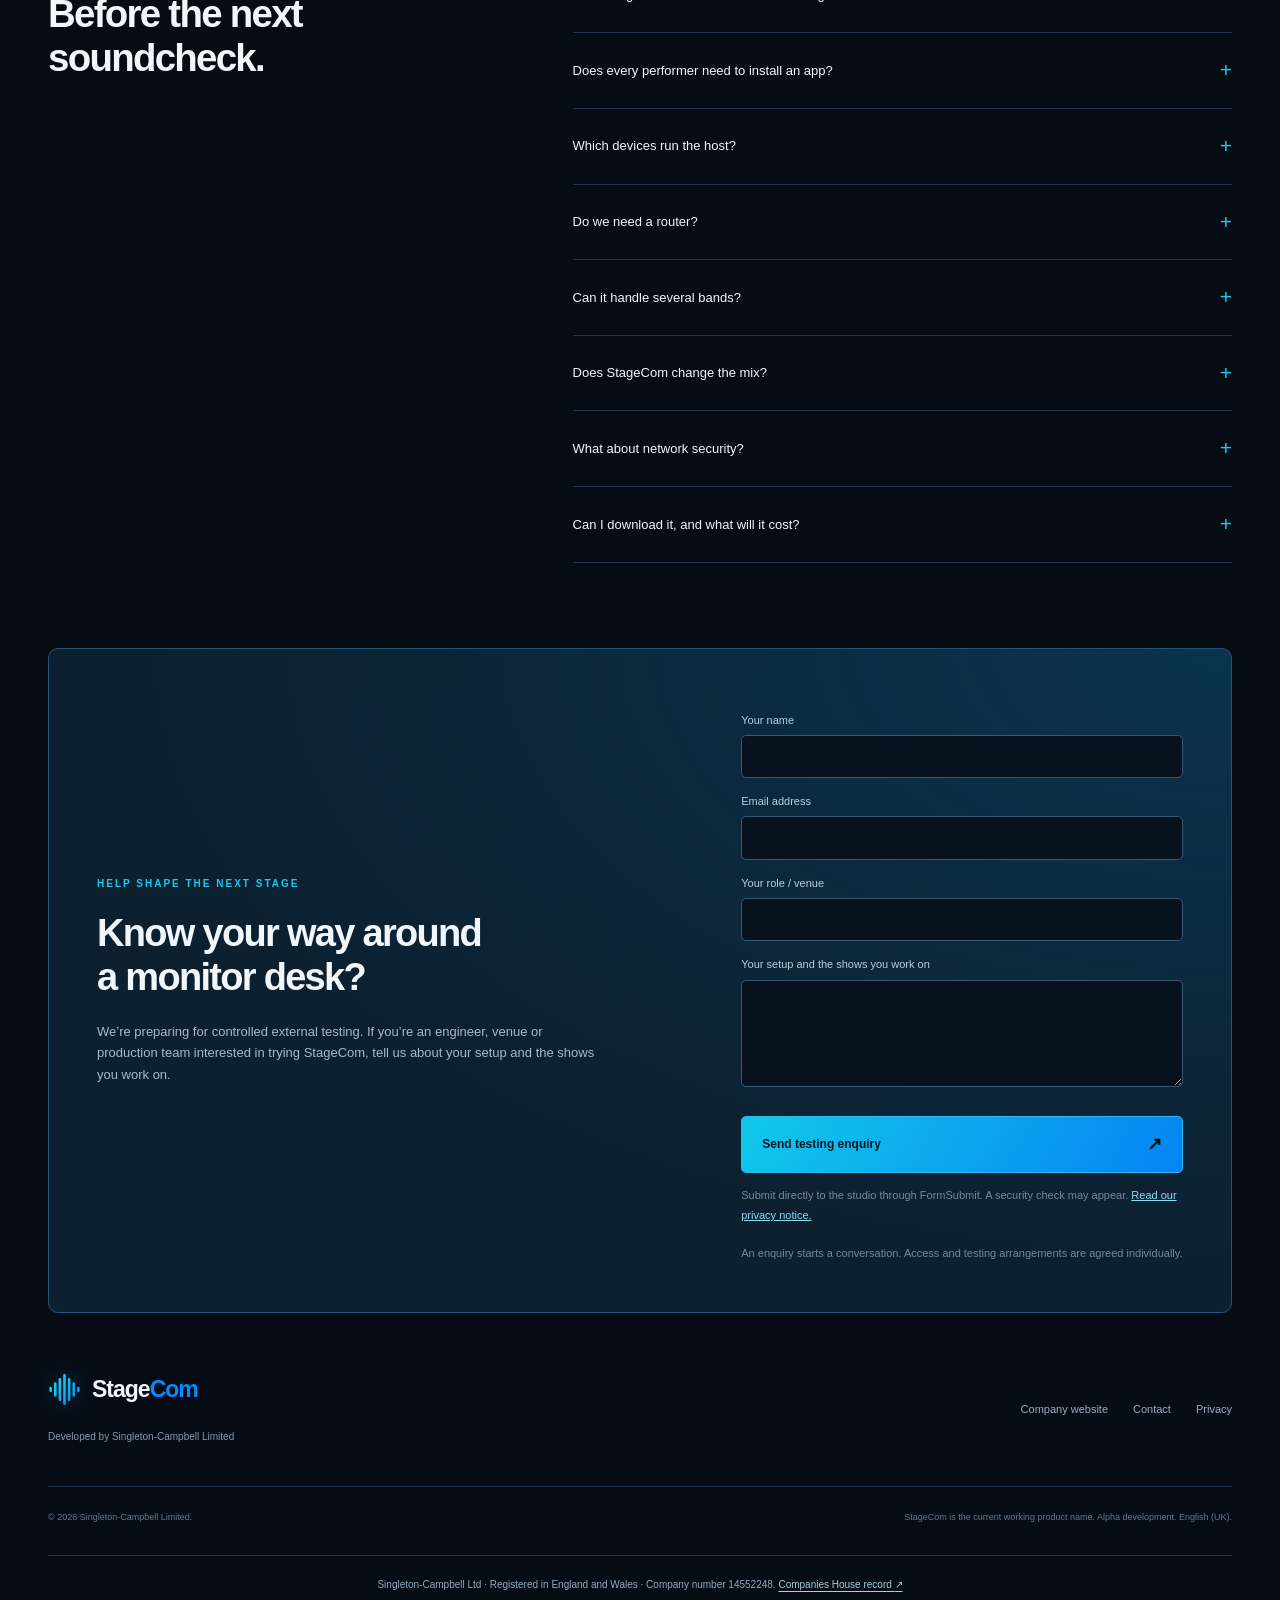
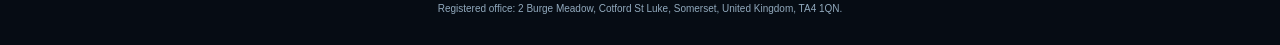
<file: stagecom.html>
<!doctype html>
<html lang="en-GB"><head><meta charset="utf-8"><meta name="viewport" content="width=device-width,initial-scale=1"><title>StageCom — Stage comms. Simplified. | Singleton-Campbell Limited</title><meta name="description" content="Local live-stage communications. Performers send requests through a browser; engineers acknowledge and complete them. Android host, dedicated Wi-Fi, no internet needed during the show."><meta name="theme-color" content="#060c14"><link rel="canonical" href="https://www.singleton-campbell.co.uk/stagecom.html"><meta property="og:title" content="StageCom — Stage comms. Simplified. | Singleton-Campbell Limited"><meta property="og:description" content="Local live-stage communications. Performers send requests through a browser; engineers acknowledge and complete them. Android host, dedicated Wi-Fi, no internet needed during the show."><meta property="og:type" content="website"><link rel="icon" href="assets/stagecom-mark.svg" type="image/svg+xml"><link rel="stylesheet" href="assets/stagecom.css?v=20261112-photos"><script src="assets/stagecom.js" defer></script><script src="assets/forms.js" defer></script></head>
<body><a class="skip" href="#main">Skip to content</a>
<header class="site-header"><div class="container nav-row"><a class="logo" href="stagecom.html" aria-label="StageCom"><img src="assets/stagecom-mark.svg" alt="" width="45" height="45"><span>Stage<b>Com</b></span></a><button class="menu" aria-controls="navigation" aria-expanded="false" data-open="Menu" data-close="Close">Menu</button><nav id="navigation" aria-label="StageCom"><a href="#screens">Real screens</a><a href="#how">How it works</a><a href="#workflow">The workflow</a><a href="#festivals">Multi-band</a><a href="#faq">FAQ</a><a class="nav-cta" href="#testing">External testing <span aria-hidden="true">↗</span></a></nav></div></header>
<main id="main"><section class="hero container"><div class="alpha"><span></span>IN ALPHA · PREPARING FOR EXTERNAL TESTING</div><div class="hero-grid"><div class="hero-copy"><p class="kicker">LOCAL LIVE-STAGE COMMUNICATIONS</p><h1>Get the message across.<br><span>Keep the show moving.</span></h1><p class="lead">Send monitor requests and stage messages straight to the engineer. Performers join in their browser, with no app to install and no internet or mobile signal needed during the show.</p><div class="actions"><a class="button" href="#testing">Enquire about testing <span aria-hidden="true">↗</span></a><a class="text-link" href="#how">See how it works <span aria-hidden="true">↓</span></a></div><div class="hero-facts"><span>Android host</span><span>Browser-based performers</span><span>Dedicated local Wi-Fi</span></div></div>
<div class="real-hero"><div class="real-hero-phones"><a class="hero-phone phone-performer" href="#screens"><img src="assets/stagecom/performer-controls.jpeg" alt="Actual StageCom alpha performer interface with More, Less, Can’t Hear, Problem and stage messaging controls" width="943" height="2048" fetchpriority="high"></a><a class="hero-phone phone-engineer" href="#screens"><img src="assets/stagecom/engineer-requests.jpeg" alt="Actual StageCom alpha engineer interface showing an incoming request and acknowledgement controls" width="947" height="2048"></a></div><p class="micro">ACTUAL ALPHA INTERFACES</p></div></div></section>

<section id="screens" class="container section screenshots-section"><div class="section-heading"><div><p class="kicker">INSIDE STAGECOM</p><h2>The real interface.<br>Built around the show.</h2></div><p class="muted">Actual screenshots from the alpha build: performer requests, source selection, engineer responses and stage messaging.</p></div><div class="screenshot-grid"><figure class="screenshot-card"><a class="screenshot-image" href="assets/stagecom/performer-controls.jpeg" target="_blank" rel="noopener" aria-label="Open full-size screenshot: Performer controls"><img src="assets/stagecom/performer-controls.jpeg" alt="Actual StageCom alpha performer interface with More, Less, Can’t Hear, Problem and stage messaging controls" width="943" height="2048" loading="lazy" decoding="async"></a><figcaption><h3>Performer controls</h3><p>More, less, can’t hear, problem reporting and messages in one place.</p><a class="screenshot-full" href="assets/stagecom/performer-controls.jpeg" target="_blank" rel="noopener">Open full-size screenshot <span aria-hidden="true">↗</span></a></figcaption></figure><figure class="screenshot-card"><a class="screenshot-image" href="assets/stagecom/source-selection.jpeg" target="_blank" rel="noopener" aria-label="Open full-size screenshot: Select several sources"><img src="assets/stagecom/source-selection.jpeg" alt="Actual StageCom alpha More screen showing several selected sources and backing vocals controls" width="943" height="2048" loading="lazy" decoding="async"></a><figcaption><h3>Select several sources</h3><p>Choose the sources you need and add adjustments to a request.</p><a class="screenshot-full" href="assets/stagecom/source-selection.jpeg" target="_blank" rel="noopener">Open full-size screenshot <span aria-hidden="true">↗</span></a></figcaption></figure><figure class="screenshot-card"><a class="screenshot-image" href="assets/stagecom/engineer-requests.jpeg" target="_blank" rel="noopener" aria-label="Open full-size screenshot: Engineer requests"><img src="assets/stagecom/engineer-requests.jpeg" alt="Actual StageCom alpha engineer interface showing an incoming request and acknowledgement controls" width="947" height="2048" loading="lazy" decoding="async"></a><figcaption><h3>Engineer requests</h3><p>Read incoming requests, acknowledge them and respond from the engineer interface.</p><a class="screenshot-full" href="assets/stagecom/engineer-requests.jpeg" target="_blank" rel="noopener">Open full-size screenshot <span aria-hidden="true">↗</span></a></figcaption></figure><figure class="screenshot-card"><a class="screenshot-image" href="assets/stagecom/problem-reporting.jpeg" target="_blank" rel="noopener" aria-label="Open full-size screenshot: Report a problem"><img src="assets/stagecom/problem-reporting.jpeg" alt="Actual StageCom alpha problem screen showing monitor faults, feedback, urgent volume and stage assistance options" width="943" height="2048" loading="lazy" decoding="async"></a><figcaption><h3>Report a problem</h3><p>Flag monitor problems, request stage assistance or add a message.</p><a class="screenshot-full" href="assets/stagecom/problem-reporting.jpeg" target="_blank" rel="noopener">Open full-size screenshot <span aria-hidden="true">↗</span></a></figcaption></figure><figure class="screenshot-card"><a class="screenshot-image" href="assets/stagecom/stage-messaging.jpeg" target="_blank" rel="noopener" aria-label="Open full-size screenshot: Message the stage"><img src="assets/stagecom/stage-messaging.jpeg" alt="Actual StageCom alpha Message to Stage interface with band, recipients and message fields" width="947" height="2048" loading="lazy" decoding="async"></a><figcaption><h3>Message the stage</h3><p>Select a band and recipients, then send a stage message.</p><a class="screenshot-full" href="assets/stagecom/stage-messaging.jpeg" target="_blank" rel="noopener">Open full-size screenshot <span aria-hidden="true">↗</span></a></figcaption></figure><figure class="screenshot-card"><a class="screenshot-image" href="assets/stagecom/splash.jpeg" target="_blank" rel="noopener" aria-label="Open full-size screenshot: StageCom alpha"><img src="assets/stagecom/splash.jpeg" alt="Actual StageCom alpha opening screen with StageCom branding and Hear Each Other wording" width="1038" height="2048" loading="lazy" decoding="async"></a><figcaption><h3>StageCom alpha</h3><p>The current opening screen from the development build.</p><a class="screenshot-full" href="assets/stagecom/splash.jpeg" target="_blank" rel="noopener">Open full-size screenshot <span aria-hidden="true">↗</span></a></figcaption></figure></div><p class="concept-note">Actual alpha screenshots supplied by the developer. Interfaces may change as development continues. Names and band configurations shown are part of the captured setup, not endorsements.</p></section><div class="audience-band"><div class="container"><p class="kicker">BUILT AROUND THE PEOPLE MAKING THE SHOW</p><p>Performers · Monitor &amp; FOH engineers · Stage managers · Production teams · Venues · Festivals</p></div></div>
<section class="container section problem"><div><p class="kicker">WHEN THE SHOW IS ALREADY HAPPENING</p><h2>A hand signal only says so much.</h2></div><div><p class="body-copy">You need more keys, less trombone and much more backing vocals. The engineer is across the stage. You need to know the message landed—and when it has been dealt with.</p><p class="body-copy muted">StageCom gives that exchange a clear path: request, acknowledgement, completion. With two-way messaging when you need to say more.</p></div></section>
<section class="container section" id="how"><div class="section-heading"><div><p class="kicker">FROM JOINING TO JOB DONE</p><h2>Scan. Request. Acknowledge. Done.</h2></div><p class="muted">The Android host runs the system on a dedicated local Wi-Fi network. Performers bring their existing phone or tablet.</p></div><div class="steps"><article><span class="step-number">01</span><h3>Connect &amp; scan</h3><p>Join the StageCom Wi-Fi, scan the QR code and open StageCom in your normal browser.</p></article><article><span class="step-number">02</span><h3>Identify &amp; request</h3><p>Select yourself and send the adjustments or message you need. Combine several changes in one request.</p></article><article><span class="step-number">03</span><h3>Acknowledge &amp; act</h3><p>The engineer receives the request and acknowledges it. The performer sees the status change live.</p></article><article><span class="step-number">04</span><h3>Complete &amp; continue</h3><p>The engineer marks the request completed. The performer sees the outcome while the show carries on.</p></article></div><div class="connection-grid"><article class="connection-card browser-card"><div class="card-symbol" aria-hidden="true">↗</div><p class="kicker">NO APP FOR PERFORMERS</p><h3>Their phone. Their browser. Ready.</h3><p>iPhone, Android phone, iPad or Android tablet: performers use a suitable modern browser. No app-store visit or app maintenance for every artist.</p><p class="footnote">The host/server runs on Android. An iOS host application is not currently available.</p></article><article class="connection-card network-card"><div class="card-symbol" aria-hidden="true">⌁</div><p class="kicker">LOCAL WI-FI. NO INTERNET DEPENDENCY.</p><h3>The network stays with the show.</h3><p>A dedicated router provides the local network. Normal show operation does not depend on internet access, mobile reception or venue Wi-Fi.</p><p class="footnote">From festival fields to basements and busy venues: devices still need to be connected to the StageCom Wi-Fi and within its coverage.</p></article></div></section>
<section class="request-section"><div class="container section"><div class="section-heading"><div><p class="kicker">REQUESTS THAT MAKE SENSE ON STAGE</p><h2>Say exactly what needs to change.</h2></div><p class="muted">Combine adjustments in one request. Configure performers and sources for each band, rather than working around a fixed instrument list.</p></div><div class="request-types"><article class="request-type green"><span class="type-marker" aria-hidden="true"></span><h3>More / A lot more</h3><p>Ask for a source to come up.</p></article><article class="request-type amber"><span class="type-marker" aria-hidden="true"></span><h3>Less / A lot less</h3><p>Ask for a source to come down.</p></article><article class="request-type blue"><span class="type-marker" aria-hidden="true"></span><h3>I can’t hear…</h3><p>Make the missing source clear.</p></article><article class="request-type red"><span class="type-marker" aria-hidden="true"></span><h3>Report a problem</h3><p>Flag an issue to production.</p></article></div><div class="messaging"><div><h3>And when a button isn’t enough?</h3><p class="muted">Two-way stage messaging adds the context. Ask a question, send a free-text message or confirm that the change helped.</p></div><div class="bubble-wrap"><p class="bubble sent-bubble">Thanks, that’s much better.</p><p class="bubble reply-bubble">Good to hear. Have a great set.</p><p class="micro">ILLUSTRATIVE MESSAGE EXCHANGE</p></div></div></div></section>
<section id="workflow" class="container section workflow"><div><p class="kicker">THE ENGINEER WORKFLOW</p><h2>Understand it. Acknowledge it. Act on it.</h2><p class="body-copy muted">Incoming requests, request details and history give the engineer a clear communication workflow. Acknowledgement and completion keep the performer informed without another shout across the stage.</p><p class="footnote">A purpose-built communication layer alongside the production workflow. Audio adjustments are made by the engineer using the existing mixing system.</p><a class="text-link" href="#demo">Try the workflow concept <span aria-hidden="true">↗</span></a></div><div class="workflow-path"><div><span class="path-number">01</span><h3>Incoming request</h3></div><div><span class="path-number">02</span><h3>Acknowledged</h3></div><div><span class="path-number">03</span><h3>Completed</h3></div></div></section>
<details id="demo" class="workflow-concept container"><summary>Explore the interactive workflow concept <span aria-hidden="true">+</span></summary><section id="demo-interface" class="demo-section"><div class="section-label"><span class="tiny-dot"></span>INTERACTIVE WORKFLOW CONCEPT<span class="line"></span></div><div class="demo-grid"><div class="demo-panel artist-panel"><div class="panel-top"><span>PERFORMER VIEW</span><span class="online-dot" aria-hidden="true"></span></div><div class="panel-brand">Stage<b>Com</b></div><div class="artist-identity"><span class="avatar" aria-hidden="true">A</span><span>Alex · Keys<small>EXAMPLE STAGE</small></span></div><h2>A little more clarity.</h2><p class="subtle">One request. Multiple adjustments.</p><div class="request-stack"><div class="request green"><span aria-hidden="true">＋</span>More keys</div><div class="request amber"><span aria-hidden="true">−</span>Less trombone</div><div class="request green"><span aria-hidden="true">⇈</span>A lot more backing vox</div></div><button class="button send-button" id="send-request" type="button">Send request <span aria-hidden="true">↗</span></button><div class="performer-status" id="performer-status">Ready to send</div></div><div class="demo-connector" aria-hidden="true">⇄</div><div class="demo-panel engineer-panel"><div class="panel-top"><span>ENGINEER VIEW</span><span class="online-dot" aria-hidden="true"></span></div><div class="engineer-heading"><h2>Incoming request</h2><span class="count" id="request-count">0</span></div><div id="empty-request" class="empty-request"><span class="queue-symbol" aria-hidden="true">↙</span><h3>Ready for the next request.</h3><p>Send the example request from the performer view to see the engineer workflow.</p></div><div id="engineer-request" hidden><div class="request-header"><span class="avatar" aria-hidden="true">A</span><div><strong>Alex · Keys → Monitor engineer</strong><small>Example request</small></div></div><div class="engineer-adjustments"><p><span class="green-text" aria-hidden="true">＋</span>More keys</p><p><span class="amber-text" aria-hidden="true">−</span>Less trombone</p><p><span class="green-text" aria-hidden="true">⇈</span>A lot more backing vox</p></div><div class="lifecycle"><span class="current" id="step-sent">Request sent</span><span id="step-ack">Acknowledged</span><span id="step-complete">Completed</span></div><button id="acknowledge" class="button engineer-action" type="button">Acknowledge <span aria-hidden="true">✓</span></button><button id="complete" class="button complete-action" type="button" hidden>Mark completed <span aria-hidden="true">✓</span></button><button id="reset-demo" class="reset-action" type="button" hidden>Try again <span aria-hidden="true">↻</span></button></div></div></div><p class="concept-note">Illustrative interfaces and example content, not product screenshots. Try the request → acknowledgement → completion flow below. No message is sent.</p><p class="sr-only" id="demo-status" role="status" aria-live="polite"></p></section></details><section id="festivals" class="festival-section"><div class="container section festival-grid"><div><p class="kicker">ONE BAND TO THE NEXT</p><h2>Different acts.<br>One organised show.</h2><p class="body-copy muted">Manage multiple band configurations on the host. Make one band LIVE for active communication, while other bands remain suspended until needed.</p><p class="body-copy muted">Use stage messaging to help upcoming acts prepare or load onto stage. Keep the current band’s requests focused on the performance happening now.</p></div><div class="band-control"><p class="micro">ILLUSTRATIVE BAND CONTROL</p><div class="band live-band"><span>01 <strong>The current act</strong></span><b>LIVE</b></div><div class="band"><span>02 <strong>The next act</strong></span><b>SUSPENDED</b></div><div class="band"><span>03 <strong>Later on the bill</strong></span><b>SUSPENDED</b></div><p class="footnote">Example names and statuses. Band configurations are defined by the user.</p></div></div></section>
<section class="container section field-note"><div><p class="kicker">DEVELOPMENT IN THE REAL WORLD</p><h2>Built for the stage.<br>Tested during a show.</h2></div><div><p class="body-copy">StageCom has already been used successfully during a live performance. A monitor request was read, acted on, acknowledged and completed, with the status updating on the performer’s screen while the performance continued.</p><p class="footnote">A development experience reported by the founder. No venue or third-party endorsement is implied.</p></div></section>
<section id="faq" class="container section faq-section"><div><p class="kicker">THE PRACTICAL QUESTIONS</p><h2>Before the next soundcheck.</h2></div><div class="faqs"><details><summary>Does StageCom need internet or mobile signal?<span aria-hidden="true">+</span></summary><p>No internet or mobile signal is required during normal show operation. StageCom uses a dedicated local Wi-Fi network. The host and client devices still need a working connection to that local network.</p></details><details><summary>Does every performer need to install an app?<span aria-hidden="true">+</span></summary><p>No. Performers connect to the StageCom Wi-Fi, scan a QR code and use a suitable modern browser on their phone or tablet. They then identify or select themselves in the interface.</p></details><details><summary>Which devices run the host?<span aria-hidden="true">+</span></summary><p>The current host/server platform is Android, such as an Android tablet. Performer clients are browser-based and can use iPhone, Android, iPad and other suitable devices. An iOS host app is not currently available.</p></details><details><summary>Do we need a router?<span aria-hidden="true">+</span></summary><p>A dedicated router can provide the local Wi-Fi network. Plan coverage for the performance area and connect the host and performer devices to that network. Detailed setup guidance will form part of controlled external testing.</p></details><details><summary>Can it handle several bands?<span aria-hidden="true">+</span></summary><p>Yes. The host manages multiple band configurations, with one band made LIVE for active communication. Other bands can remain suspended until needed. Stage messaging can also help coordinate upcoming acts.</p></details><details><summary>Does StageCom change the mix?<span aria-hidden="true">+</span></summary><p>StageCom communicates what the performer needs. The engineer makes the audio adjustment through the existing mixing system, then acknowledges and completes the request in StageCom.</p></details><details><summary>What about network security?<span aria-hidden="true">+</span></summary><p>The system operates on a dedicated local network. Detailed access controls, router configuration and security guidance need to be confirmed as part of the testing process; we are not making encryption or isolation guarantees here.</p></details><details><summary>Can I download it, and what will it cost?<span aria-hidden="true">+</span></summary><p>StageCom is in alpha, preparing for controlled external engineer testing. The likely initial distribution route is a Google Play internal or closed test for the Android host. Public release dates and pricing have not been announced.</p></details></div></section>
<section id="testing" class="container"><div class="beta-panel"><div><p class="kicker">HELP SHAPE THE NEXT STAGE</p><h2>Know your way around<br>a monitor desk?</h2><p>We’re preparing for controlled external testing. If you’re an engineer, venue or production team interested in trying StageCom, tell us about your setup and the shows you work on.</p></div><div class="beta-actions"><form class="integrated-form beta-form" action="https://formsubmit.co/ba3404a025eb293340711f8fc09fe231" method="POST"><input type="hidden" name="_subject" value="StageCom external testing enquiry"><input type="hidden" name="_template" value="table"><label for="beta-name">Your name</label><input id="beta-name" name="name" autocomplete="name" required maxlength="150"><label for="beta-email">Email address</label><input id="beta-email" type="email" name="email" autocomplete="email" required maxlength="254"><label for="beta-role">Your role / venue</label><input id="beta-role" name="role" required maxlength="200"><label for="beta-message">Your setup and the shows you work on</label><textarea id="beta-message" name="message" rows="4" required maxlength="5000"></textarea><button type="submit" class="button">Send testing enquiry <span aria-hidden="true">↗</span></button><p class="footnote">Submit directly to the studio through FormSubmit. A security check may appear. <a href="privacy.html">Read our privacy notice.</a></p></form><p class="footnote">An enquiry starts a conversation. Access and testing arrangements are agreed individually.</p></div></div></section>
</main><footer class="container footer"><div><a class="logo" href="stagecom.html"><img src="assets/stagecom-mark.svg" alt="" width="33" height="33"><span>Stage<b>Com</b></span></a><p>Developed by Singleton-Campbell Limited</p></div><div class="footer-links"><a href="index.html">Company website</a><a href="contact.html">Contact</a><a href="privacy.html">Privacy</a></div><div class="footer-bottom"><span>© 2026 Singleton-Campbell Limited.</span><span>StageCom is the current working product name. Alpha development. English (UK).</span></div><div class="company-legal"><p>Singleton-Campbell Ltd · Registered in England and Wales · Company number 14552248. <a href="https://find-and-update.company-information.service.gov.uk/company/14552248" target="_blank" rel="noopener noreferrer">Companies House record <span aria-hidden="true">↗</span></a></p><address>Registered office: 2 Burge Meadow, Cotford St Luke, Somerset, United Kingdom, TA4 1QN.</address></div></footer>
<script type="application/json" id="demo-copy">{"menu": "Menu", "close": "Close", "sent": "Request sent", "send": "Send request", "statusReady": "Ready to send", "waiting": "Waiting for acknowledgement", "acknowledged": "Acknowledged", "completed": "Completed", "demoSent": "Example request sent. Select Acknowledge in the engineer view.", "demoAck": "The engineer has acknowledged the example request. The performer sees the status change.", "demoComplete": "Example request completed. Both views now show completion.", "demoReset": "Demo reset. Ready to send another example request."}</script></body></html>
</file>
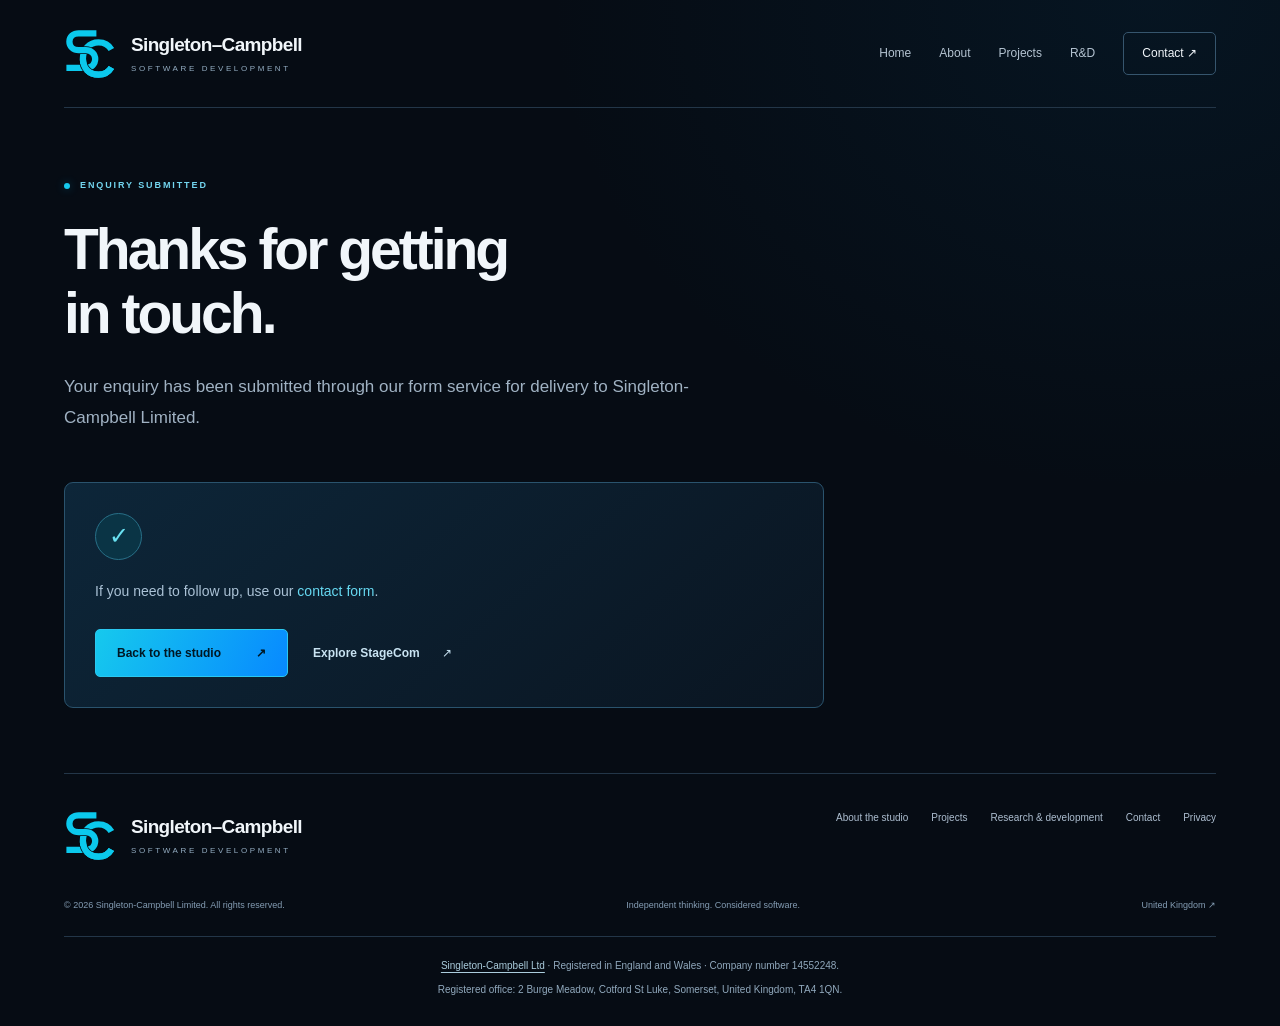
<file: thanks.html>
<!doctype html>
<html lang="en-GB"><head><meta charset="utf-8"><meta name="viewport" content="width=device-width, initial-scale=1"><title>Singleton-Campbell Ltd | Enquiry submitted</title><meta name="description" content="Singleton-Campbell Limited is an independent UK software development studio. Explore StageCom and research into connected applications."><meta name="theme-color" content="#060c14"><link rel="canonical" href="https://www.singleton-campbell.co.uk/thanks.html"><meta property="og:title" content="Singleton-Campbell Ltd | Enquiry submitted"><meta property="og:description" content="Singleton-Campbell Limited is an independent UK software development studio. Explore StageCom and research into connected applications."><meta property="og:type" content="website"><meta property="og:url" content="https://www.singleton-campbell.co.uk/thanks.html"><link rel="icon" href="assets/favicon.svg?v=linked-sc" type="image/svg+xml"><link rel="stylesheet" href="assets/style.css?v=20261112-logo"><script src="assets/app.js" defer></script><script src="assets/forms.js" defer></script></head><body class="company-page page-thanks"><a class="skip" href="#main">Skip to content</a><div class="wrap"><header><a class="brand" href="index.html" aria-label="Singleton-Campbell Limited home"><img class="brand-mark" src="assets/sc-linked.svg" alt="" width="54" height="54"><span>Singleton–Campbell<small>Software development</small></span></a><button class="menu" aria-expanded="false" aria-controls="navigation">Menu</button><nav id="navigation" aria-label="Main navigation"><a href="index.html">Home</a><a href="about.html">About</a><a href="projects.html">Projects</a><a href="research.html">R&D</a><a href="contact.html" class="nav-contact">Contact <span aria-hidden="true">↗</span></a></nav></header></div><main class="wrap" id="main"><section class="page-hero"><div class="eyebrow"><span class="dot"></span>Enquiry submitted</div><h1>Thanks for getting<br>in touch.</h1><p class="intro">Your enquiry has been submitted through our form service for delivery to Singleton-Campbell Limited.</p></section><div class="thanks-panel"><span class="thanks-check" aria-hidden="true">✓</span><p>If you need to follow up, use our <a href="contact.html">contact form</a>.</p><div class="actions"><a class="button" href="index.html">Back to the studio <span aria-hidden="true">↗</span></a><a class="text-link" href="stagecom.html">Explore StageCom <span aria-hidden="true">↗</span></a></div></div></main><div class="wrap"><footer><div class="footer-top"><a class="brand" href="index.html" aria-label="Singleton-Campbell Limited home"><img class="brand-mark" src="assets/sc-linked.svg" alt="" width="54" height="54"><span>Singleton–Campbell<small>Software development</small></span></a><div class="footer-links"><a href="about.html">About the studio</a><a href="projects.html">Projects</a><a href="research.html">Research & development</a><a href="contact.html">Contact</a><a href="privacy.html">Privacy</a></div></div><div class="footer-bottom"><span>© 2026 Singleton-Campbell Limited. All rights reserved.</span><span>Independent thinking. Considered software.</span><span>United Kingdom <span aria-hidden="true">↗</span></span></div><div class="company-legal"><p><a href="https://find-and-update.company-information.service.gov.uk/company/14552248" target="_blank" rel="noopener noreferrer">Singleton-Campbell Ltd</a> · Registered in England and Wales · Company number 14552248.</p><address>Registered office: 2 Burge Meadow, Cotford St Luke, Somerset, United Kingdom, TA4 1QN.</address></div></footer></div></body></html>
</file>
<file: assets/style.css>
:root{color-scheme:dark;--paper:#060c14;--ink:#f1f6fa;--muted:#a0b2c3;--line:#233648;--blue:#16c9ed;--electric:#0789ff;--panel:#0c1724;--lime:#16c9ed}*{box-sizing:border-box}html{scroll-behavior:smooth;scroll-padding-top:100px}body{margin:0;background:radial-gradient(ellipse 800px 650px at 90% 0%,#07304b40,transparent 75%),var(--paper);color:var(--ink);font-family:Inter,-apple-system,BlinkMacSystemFont,'Segoe UI',sans-serif;font-size:16px;line-height:1.7;-webkit-font-smoothing:antialiased}a{color:inherit;text-decoration:none}button,input,textarea{font:inherit}a,button{-webkit-tap-highlight-color:transparent}a:focus-visible,button:focus-visible,input:focus-visible,textarea:focus-visible{outline:3px solid var(--blue);outline-offset:5px}::selection{background:#12547a;color:#fff}.wrap{max-width:1320px;margin:auto;padding:0 64px}.skip{position:fixed;top:-90px;background:var(--blue);color:#041623;padding:12px 20px;z-index:100}.skip:focus{top:0}header{height:108px;display:flex;align-items:center;justify-content:space-between;gap:30px;border-bottom:1px solid var(--line);position:relative}.brand{display:inline-flex;align-items:center;gap:13px;line-height:1.2;font-size:17px;font-weight:700;letter-spacing:-.5px}.brand-mark{display:block;width:54px;height:54px;flex-shrink:0;object-fit:contain}.brand{gap:13px;font-size:19px;letter-spacing:-.65px}.brand small{font-size:8px;letter-spacing:2.7px}.brand small{display:block;font-size:8px;font-weight:500;text-transform:uppercase;letter-spacing:2.6px;color:#94adc2;margin-top:7px}nav{display:flex;align-items:center;gap:28px;font-size:12px;font-weight:500;color:#b4c3d1}nav a{position:relative;white-space:nowrap;transition:color .2s}nav a:hover,nav a.active{color:var(--blue)}nav a.active:after{content:'';position:absolute;left:0;bottom:-11px;width:18px;height:2px;background:var(--blue);box-shadow:0 0 9px #16c9ed66}nav .nav-contact{border:1px solid #36556d;padding:10px 18px;border-radius:5px;color:var(--ink)}nav .nav-contact:hover{border-color:var(--blue)}.menu{display:none}.eyebrow{display:flex;align-items:center;gap:10px;font-size:9px;font-weight:650;letter-spacing:1.9px;text-transform:uppercase;color:#73d6f0}.dot{height:6px;width:6px;flex-shrink:0;border-radius:50%;background:var(--blue);box-shadow:0 0 10px #00bfff50;display:inline-block}.hero{display:grid;grid-template-columns:1.2fr 1fr;align-items:center;gap:45px;padding:78px 0 65px}h1,h2,h3,p{margin:0}h1,h2,h3{font-weight:600}h1{font-size:clamp(44px,4.6vw,65px);line-height:1.12;letter-spacing:-3px;margin:25px 0}h1 em{font-style:normal;color:#62d7f6}.intro{font-size:16px;color:var(--muted);max-width:460px;line-height:1.85}.actions{display:flex;gap:25px;align-items:center;flex-wrap:wrap;margin-top:32px}.button{display:inline-flex;align-items:center;justify-content:space-between;gap:35px;background:linear-gradient(115deg,#16c9ed,#0789ff);color:#001724;border:1px solid #2bc8f0;padding:13px 21px;border-radius:5px;font-size:12px;font-weight:650;transition:filter .2s,transform .2s}.button:hover{filter:brightness(1.13);transform:translateY(-2px)}.text-link{display:inline-flex;gap:22px;align-items:center;font-size:12px;font-weight:550;color:#c9e3f2}.text-link:hover{color:var(--blue)}.hero-note{display:flex;gap:9px;align-items:center;color:#90a8bd;font-size:10px;margin-top:30px;letter-spacing:.2px}.hero-note span{height:5px;width:5px;background:var(--blue);border-radius:50%}.visual{position:relative;height:410px;background:linear-gradient(140deg,#0b1a28,#07111c);border:1px solid #24445c;border-radius:12px;overflow:hidden;box-shadow:0 30px 90px #0003,0 0 80px #0789ff08}.visual>img{width:100%;height:100%;object-fit:contain}.visual-label{position:absolute;top:19px;left:22px;font:8px ui-monospace,monospace;letter-spacing:1.4px;color:#8bb4d0}.visual-bottom{position:absolute;bottom:18px;left:22px;right:22px;display:flex;justify-content:space-between;gap:12px;font:8px ui-monospace,monospace;letter-spacing:.8px;color:#8bb4d0}.discipline{border-top:1px solid var(--line);border-bottom:1px solid var(--line);padding:23px 0;display:flex;align-items:center;justify-content:space-between;gap:17px;color:#8ba5bc;font-size:9px;letter-spacing:.6px}.discipline strong{color:#b9cfdf;font-size:11px;font-weight:500;letter-spacing:0}.discipline .asterisk{color:#32bfdc;font-size:18px}.section{padding:75px 0}.section-head{display:flex;align-items:end;justify-content:space-between;gap:30px;margin-bottom:32px}h2{font-size:35px;line-height:1.2;letter-spacing:-1.2px}.section-head h2{margin-top:16px}.section-head p{font-size:13px;max-width:300px;color:var(--muted)}.work-grid{display:grid;grid-template-columns:minmax(0,1fr) minmax(0,1fr);gap:26px}.project{display:block;min-width:0}.project-art{height:290px;border-radius:9px;overflow:hidden;position:relative;transition:transform .25s,border-color .25s;border:1px solid #254158}.project:hover .project-art{transform:translateY(-4px);border-color:#29add9}.stage-art{background:radial-gradient(ellipse at 55% 55%,#0339578c,transparent 70%),#040d17;padding:27px;color:#f1f6fa;display:flex;flex-direction:column;justify-content:space-between}.art-top{display:flex;justify-content:space-between;align-items:center;gap:12px;font-size:8px;letter-spacing:1.4px;text-transform:uppercase;color:#8cb3ce}.art-status{border:1px solid #24536b;padding:4px 8px;border-radius:3px;font-size:7px;letter-spacing:1px}.stage-brand{display:flex;align-items:center;justify-content:center;gap:17px;min-width:0}.stage-brand img{filter:drop-shadow(0 0 12px #00bfff45);width:15%;height:auto;max-width:66px}.stage-word{font-size:clamp(35px,4.3vw,59px);font-weight:750;letter-spacing:-2.5px;line-height:1;white-space:nowrap}.stage-word span{color:#0789ff;text-shadow:0 0 22px #008cff35}.art-footer{display:flex;justify-content:space-between;align-items:center;gap:16px;color:#8cb3ce;font:8px ui-monospace,monospace;letter-spacing:1.5px}.connected-art{background:radial-gradient(ellipse,#0c305040,transparent 75%),#0a1522;display:flex;flex-direction:column;padding:25px 27px}.connected-art>img{width:100%;height:calc(100% - 37px);object-fit:contain;min-height:0}.connected-art .art-footer{margin-top:auto}.project-meta{display:flex;justify-content:space-between;align-items:center;gap:18px;margin-top:20px}.project h3{font-size:21px;letter-spacing:-.6px}.project p{font-size:12px;color:var(--muted);margin-top:6px}.circle-arrow{border:1px solid #34536c;color:#7ed9f3;border-radius:50%;width:35px;height:35px;flex-shrink:0;display:grid;place-items:center}.project:hover .circle-arrow{background:var(--blue);color:#001724;border-color:var(--blue)}.studio{display:grid;grid-template-columns:.8fr 1.2fr;gap:80px;border-top:1px solid var(--line);padding-top:60px}.studio h2{margin-top:17px;max-width:340px}.studio-copy>p{color:var(--muted);font-size:15px;max-width:560px;margin-bottom:24px}.principles{display:grid;grid-template-columns:repeat(3,minmax(0,1fr));gap:24px;margin-top:35px;border-top:1px solid var(--line);padding-top:24px}.principles span{font:10px ui-monospace,monospace;color:var(--blue)}.principles h3{font-size:13px;margin:10px 0;font-weight:550}.principles p{font-size:11px;color:var(--muted)}.cta{position:relative;isolation:isolate;background:radial-gradient(ellipse at 90% 20%,#07558570,transparent 70%),#0b1d2d;border:1px solid #2a536d;border-radius:9px;margin:0 0 65px;padding:45px;display:flex;justify-content:space-between;align-items:center;gap:30px;color:var(--ink);overflow:hidden}.cta:before{content:'';position:absolute;width:320px;height:320px;border:1px solid #2d6c8840;border-radius:50%;right:13%;top:-135px;box-shadow:0 0 0 50px #2d6c880c,0 0 0 100px #2d6c8808;z-index:-1}.cta .eyebrow{color:#7dddF4;margin-bottom:17px}.cta h2{font-size:33px}.cta .button{flex-shrink:0}footer{border-top:1px solid var(--line);padding:35px 0 27px}.footer-top{display:flex;justify-content:space-between;align-items:start;gap:25px}.footer-links{display:flex;flex-wrap:wrap;justify-content:end;gap:18px 23px;font-size:10px;color:#adbed0;max-width:550px}.footer-links a:hover{color:var(--blue)}.footer-bottom{display:flex;justify-content:space-between;gap:25px;margin-top:35px;color:#849db4;font-size:9px}.page-hero{padding:70px 0 48px;max-width:850px}.page-hero h1{font-size:57px}.page-hero .intro{max-width:670px;font-size:17px}.page-lead{display:grid;grid-template-columns:1.1fr 1fr;gap:60px;align-items:center;margin-bottom:20px;padding:25px 0 20px}.page-lead .page-hero{padding:47px 0}.page-lead .page-hero h1{font-size:clamp(38px,4vw,56px)}.page-lead .page-hero .intro{font-size:15px}.process-visual{position:relative;min-width:0;margin:0;border:1px solid #27465d;border-radius:10px;overflow:hidden;background:#0a1724;box-shadow:0 20px 60px #0002}.process-visual>img{width:100%;height:auto;display:block}.figure-label{position:absolute;top:20px;left:22px;right:20px;font:8px ui-monospace,monospace;letter-spacing:1px;color:#94bbd5}.process-visual figcaption{display:flex;justify-content:space-between;gap:12px;padding:0 23px 20px;font-size:9px;color:#8ddaf2;letter-spacing:.5px}.wide-art{margin-bottom:50px}.wide-art .project-art{height:360px}.wide-art .connected-art>img{height:calc(100% - 38px)}.content-grid{display:grid;grid-template-columns:minmax(0,1fr) minmax(0,1fr);gap:65px;padding:0 0 65px}.content-grid h2{font-size:28px;margin-bottom:20px}.content-grid p{color:var(--muted);font-size:15px;margin-bottom:20px}.line-list{list-style:none;padding:0;margin:0}.line-list li{padding:18px 0;border-top:1px solid var(--line);font-size:13px;display:flex;align-items:baseline;gap:20px;color:#bbcedf}.line-list span{font:10px ui-monospace,monospace;color:var(--blue);flex-shrink:0}.research-note{padding:20px;border-left:2px solid var(--blue);border-radius:0 5px 5px 0;background:#0c2031;font-size:12px;margin-top:25px;color:#acc3d6}.contact-box{padding:33px;background:linear-gradient(145deg,#0e2031,#0a1521);border:1px solid #29475f;border-radius:9px;box-shadow:0 20px 60px #0002}.contact-box h2{font-size:25px}.contact-box label{display:block;font-size:11px;color:#b5c8d9;margin:18px 0 7px}.contact-box input,.contact-box textarea{width:100%;border:1px solid #36516a;background:#07121d;border-radius:5px;padding:11px 13px;color:var(--ink);font-size:14px}.contact-box input:hover,.contact-box textarea:hover{border-color:#527c9a}.contact-box textarea::placeholder{color:#839db3}.contact-box textarea{resize:vertical;min-height:130px}.contact-box .button{margin-top:20px;cursor:pointer}.contact-graphic{display:block;width:100%;height:auto;max-height:130px;object-fit:contain;margin:0 0 25px}.small{font-size:11px!important;line-height:1.8;color:var(--muted);margin-top:15px}.legal{max-width:780px;padding:0 0 70px}.legal h2{font-size:23px;margin:30px 0 14px}.legal p{color:var(--muted);font-size:15px;margin:12px 0}.legal a,.contact-grid a{color:var(--blue);text-decoration:underline}.tag{display:inline-block;border:1px solid #2b4d65;background:#0c2436;color:#a1d7ef;padding:5px 10px;font-size:9px;border-radius:4px;margin-right:6px;margin-bottom:8px}.contact-status{margin-top:15px;font-size:12px!important;color:#95ddf1!important}.contact-status a{color:var(--blue);text-decoration:underline}body.page-projects .page-hero{max-width:900px}body.page-privacy .page-hero{border-bottom:1px solid var(--line);margin-bottom:25px;max-width:780px}@media(min-width:1450px){.hero{padding-top:95px;padding-bottom:80px}.visual{height:440px}}@media(max-width:1050px){.wrap{padding:0 34px}nav{gap:18px;font-size:11px}.hero{gap:28px}.visual{height:350px}h1{font-size:51px}.studio{gap:40px}.page-lead{gap:30px}.page-hero h1{font-size:51px}.page-lead .page-hero h1{font-size:45px}.page-lead .page-hero{padding:30px 0}.stage-word{font-size:45px}.stage-brand{gap:11px}.footer-links{max-width:420px}.content-grid{gap:40px}.discipline{gap:13px}.discipline>span:first-child{font-size:8px}.discipline strong{font-size:10px}}@media(max-width:760px){html{scroll-padding-top:90px}.wrap{padding:0 22px}header{height:87px}.brand{font-size:15px;gap:11px}.mark{width:37px;height:37px;font-size:20px}.brand small{font-size:7px;letter-spacing:2px}.menu{display:block;background:#0d1e2d;border:1px solid #36516a;padding:8px 12px;border-radius:4px;font-size:12px;color:#c4d9e9}nav{display:none;position:absolute;top:86px;left:-22px;right:-22px;z-index:20;background:#0a1623;padding:25px;border-bottom:1px solid #33526b;box-shadow:0 15px 25px #0005;align-items:stretch;font-size:14px}nav.open{display:flex;flex-direction:column;gap:22px}nav a.active:after{bottom:-5px}nav .nav-contact{padding:12px 16px}.hero{grid-template-columns:1fr;padding:44px 0 35px;gap:33px}h1{font-size:clamp(37px,9vw,54px);letter-spacing:-2px;max-width:550px;margin:22px 0}.hero .eyebrow{font-size:8px;letter-spacing:1.3px}.intro{font-size:15px;max-width:520px}.actions{gap:23px;margin-top:26px}.button{font-size:11px;padding:12px 18px}.text-link{font-size:11px}.visual{height:auto;aspect-ratio:1.22;max-height:400px}.visual-label,.visual-bottom{font-size:7px;letter-spacing:.7px}.visual-label{top:16px;left:17px}.visual-bottom{bottom:15px;left:17px;right:17px}.hero-note{margin-top:24px;font-size:9px}.discipline{flex-wrap:wrap;justify-content:start;gap:10px 20px;padding:18px 0}.discipline>span:first-child{width:100%;font-size:8px;margin-bottom:3px}.discipline strong{font-size:10px}.discipline .asterisk{display:none}.section{padding:48px 0}.section-head{align-items:start;flex-direction:column;gap:17px}h2{font-size:30px}.work-grid,.studio,.content-grid,.page-lead{grid-template-columns:1fr;gap:30px}.project-art{height:270px}.stage-word{font-size:clamp(40px,10.3vw,60px)}.stage-brand{gap:15px}.stage-brand img{width:16%}.art-top{font-size:7px;letter-spacing:1px}.art-footer{font-size:7px;letter-spacing:1px}.stage-art,.connected-art{padding:24px}.project h3{font-size:20px}.project p{font-size:11px}.studio{padding-top:38px}.studio h2{max-width:none}.studio-copy>p{font-size:14px}.principles{gap:15px;margin-top:28px;padding-top:22px}.principles h3{font-size:12px}.principles p{font-size:10px}.cta{padding:28px;flex-direction:column;align-items:start;margin-bottom:40px;gap:25px}.cta h2{font-size:28px}.cta .eyebrow{font-size:8px}.footer-top{flex-direction:column;gap:27px}.footer-links{justify-content:start;gap:15px 20px;font-size:10px;max-width:none}.footer-bottom{flex-direction:column;gap:7px;margin-top:27px}.page-hero{padding:45px 0 35px}.page-hero h1,.page-lead .page-hero h1{font-size:clamp(35px,8.8vw,48px)}.page-hero .intro{font-size:15px}.page-lead{padding:0;margin:0 0 38px;gap:0}.page-lead .page-hero{padding:45px 0 30px}.process-visual{max-width:520px;width:100%;margin:auto}.process-visual>img{max-height:310px;object-fit:cover}.figure-label{font-size:7px;top:16px;left:17px}.process-visual figcaption{padding:0 19px 17px;font-size:8px}.wide-art{margin-bottom:35px}.wide-art .project-art{height:280px}.contact-box{padding:24px}.content-grid{padding-bottom:44px}.content-grid h2{font-size:26px}.content-grid p{font-size:14px}.contact-graphic{max-height:110px;margin-top:0}.eyebrow{font-size:8px;letter-spacing:1.5px}.legal p{font-size:14px}.legal h2{font-size:22px}.legal{padding-bottom:45px}}@media(prefers-reduced-motion:reduce){html{scroll-behavior:auto}*,*:before,*:after{animation:none!important;transition:none!important}}

.form-trap{display:none!important}

.thanks-panel{max-width:760px;padding:30px;border:1px solid #2a536d;border-radius:9px;background:linear-gradient(140deg,#0d2639,#0a1521);margin-bottom:65px}.thanks-check{display:grid;place-items:center;border:1px solid #287088;background:#0a3445;border-radius:50%;width:47px;height:47px;color:#69e1f1;font-size:24px;margin-bottom:20px}.thanks-panel p{color:#abc2d6;font-size:14px}.thanks-panel p a{color:#66d8f1;overflow-wrap:anywhere}.thanks-panel .actions{margin-top:25px}@media(max-width:760px){.thanks-panel{padding:25px;margin-bottom:40px}}

/* Registered company disclosures */
.company-legal{width:100%;text-align:center;border-top:1px solid #233648;padding-top:19px;margin-top:23px;color:#91a9bd;font-size:10px;line-height:1.9}.company-legal address{font-style:normal;margin-top:5px}.company-legal a{color:#abcddd;text-decoration:underline;text-underline-offset:3px}.company-legal a:hover{color:#16c9ed}.footer .company-legal{margin-top:0}.footer .company-legal p{font-size:10px;color:#91a9bd;margin-top:0}@media(max-width:760px){.company-legal{font-size:10px;line-height:1.85}.company-legal address{margin-top:9px}}

@media(max-width:760px){.brand{font-size:16px;gap:10px}.brand-mark{width:43px;height:43px}.brand small{font-size:7px;letter-spacing:2.1px}}
</file>
<file: assets/stagecom.css>
:root{color-scheme:dark;--bg:#060c14;--panel:#0c1521;--panel2:#111d2b;--line:#203040;--white:#f1f6fa;--muted:#91a4b6;--cyan:#16c9ed;--blue:#0789ff;--green:#5cdb9c;--amber:#f0bc63;--red:#ff7f81}*{box-sizing:border-box}html{scroll-behavior:smooth;scroll-padding-top:105px}body{margin:0;background:var(--bg);color:var(--white);font-family:Inter,-apple-system,BlinkMacSystemFont,'Segoe UI',sans-serif;line-height:1.65;-webkit-font-smoothing:antialiased}button,a{-webkit-tap-highlight-color:transparent}button{font:inherit}a{color:inherit;text-decoration:none}a:focus-visible,button:focus-visible,summary:focus-visible{outline:3px solid var(--cyan);outline-offset:5px}button:disabled{cursor:default}button{cursor:pointer}::selection{background:#0876af;color:white}h1,h2,h3,p{margin:0}h1,h2,h3{line-height:1.16;letter-spacing:-1.7px}h1{font-size:clamp(44px,4.6vw,69px);font-weight:650;letter-spacing:-3.5px}h2{font-size:clamp(30px,3vw,43px);font-weight:600}h3{font-size:21px;letter-spacing:-.5px;font-weight:600}.container{width:min(1230px,calc(100% - 96px));margin:auto}.skip{position:absolute;top:-90px;z-index:100;padding:14px;background:var(--cyan);color:#001320}.skip:focus{top:0}.site-header{position:sticky;top:0;z-index:30;background:#060c14ed;backdrop-filter:blur(18px);border-bottom:1px solid #1b2c3b}.nav-row{height:88px;display:flex;align-items:center;justify-content:space-between;gap:30px}.logo{display:inline-flex;align-items:center;gap:11px;line-height:1;font-size:29px;font-weight:750;letter-spacing:-1px}.logo img{filter:drop-shadow(0 0 12px #00baff44)}.logo b,.panel-brand b,.system-core b{color:var(--blue)}nav{display:flex;align-items:center;gap:26px;font-size:12px;color:#a9b7c6}nav a:hover{color:var(--cyan)}.nav-cta{border:1px solid #34516a;padding:11px 17px;border-radius:5px;color:var(--white)}.nav-cta span{margin-left:14px}.menu{display:none}.hero{padding-top:38px;padding-bottom:33px}.alpha{display:inline-flex;align-items:center;gap:9px;font-size:9px;letter-spacing:1.7px;color:#a4b1c3;padding:7px 10px;border:1px solid #263346;border-radius:4px}.alpha>span{width:5px;height:5px;background:var(--cyan);border-radius:50%}.hero-grid{display:grid;grid-template-columns:1.3fr 1fr;align-items:center;gap:30px;margin-top:47px}.kicker{font-size:10px;line-height:1.5;letter-spacing:2px;font-weight:650;color:var(--cyan);margin-bottom:20px}.hero h1 span{color:#69d7fa}.lead{font-size:16px;line-height:1.85;max-width:580px;color:#a4b4c4;margin-top:23px}.actions{display:flex;align-items:center;gap:28px;flex-wrap:wrap;margin-top:29px}.button{display:inline-flex;justify-content:space-between;align-items:center;gap:25px;padding:13px 20px;border-radius:5px;border:1px solid #2bb8f3;background:linear-gradient(120deg,#10c9e9,#0783f3);font-size:12px;font-weight:700;color:#001520;transition:filter .2s,transform .2s}.button:hover:not(:disabled){filter:brightness(1.12);transform:translateY(-2px)}.button span{font-size:18px}.text-link{display:inline-flex;align-items:center;gap:20px;font-size:12px;color:#d4e3f1}.text-link:hover{color:var(--cyan)}.hero-facts{display:flex;flex-wrap:wrap;gap:10px 19px;margin-top:27px;font-size:10px;color:#8297aa}.hero-facts span:before{content:'✓';color:var(--cyan);margin-right:7px}.hero-system{position:relative;height:360px;display:grid;place-items:center;isolation:isolate;background:radial-gradient(ellipse,#06688a28,transparent 70%)}.system-orbit{width:275px;height:275px;border:1px solid #17405a;position:absolute;border-radius:50%;transform:rotate(-30deg) scaleY(.72)}.system-orbit.second{transform:rotate(35deg) scaleY(.72);width:350px;height:350px;border-style:dashed;border-color:#123049}.system-core{width:155px;height:170px;border:1px solid #1b3e54;border-radius:35px;background:linear-gradient(145deg,#0a1c2c,#02080e);box-shadow:0 0 50px #008bdb22,0 20px 35px #0009;display:flex;align-items:center;flex-direction:column;justify-content:center;z-index:2;transform:rotate(-7deg)}.system-core img{width:95px;height:95px;filter:drop-shadow(0 0 10px #03bbfb55)}.system-core>span{font-size:19px;font-weight:750;letter-spacing:-.8px;margin-top:3px}.system-node{position:absolute;display:flex;flex-direction:column;align-items:center;gap:8px;padding:15px 12px;background:#0d1c2b;border:1px solid #25475e;border-radius:12px;box-shadow:0 10px 22px #0006}.system-node svg{width:33px;height:33px;fill:none;stroke:#6dd9ff;stroke-width:1.4}.system-node span{font-size:9px;color:#b4c6d5}.node-artist{left:0;top:63px;transform:rotate(-7deg)}.node-host{right:0;bottom:60px;transform:rotate(6deg)}.network-line{position:absolute;left:0;bottom:60px;font-size:10px;letter-spacing:1px;color:#5f95b4}.network-line:before{content:'●';color:var(--cyan);font-size:7px;margin-right:7px}.system-straps{position:absolute;bottom:5px;font-size:9px;letter-spacing:4px;color:#7096af}.demo-section{padding-top:25px;padding-bottom:50px}.section-label{display:flex;align-items:center;gap:10px;font-size:9px;letter-spacing:1.8px;color:#7991aa;margin-bottom:18px}.tiny-dot{width:5px;height:5px;background:var(--cyan);border-radius:50%}.section-label .line{height:1px;background:#1b2b3d;flex:1;margin-left:10px}.demo-grid{position:relative;display:grid;grid-template-columns:1fr 1.2fr;gap:35px;background:radial-gradient(ellipse at center,#0a507021,transparent 65%);padding:0 55px}.demo-panel{border:1px solid #2a3b4b;background:linear-gradient(145deg,#101c29,#09121d);border-radius:13px;padding:23px 26px;box-shadow:0 12px 45px #0005;min-height:430px}.artist-panel{transform:rotate(-1deg)}.engineer-panel{margin-top:30px;transform:rotate(1deg)}.panel-top{display:flex;align-items:center;justify-content:space-between;font-size:8px;letter-spacing:1.8px;color:#7d96ae;padding-bottom:14px;border-bottom:1px solid #203242}.online-dot{width:5px;height:5px;background:var(--green);border-radius:50%;box-shadow:0 0 8px #3ca96d77}.panel-brand{font-size:19px;font-weight:750;letter-spacing:-.5px;margin-top:15px}.artist-identity{display:flex;align-items:center;gap:9px;font-size:11px;margin:15px 0 20px}.avatar{width:30px;height:30px;display:inline-grid;place-items:center;border-radius:50%;background:#153f55;color:#6bd7fa;font-size:11px;font-weight:650}.artist-identity small{display:block;font-size:7px;color:#748da4;letter-spacing:1.2px;margin-top:2px}.demo-panel h2{font-size:21px;letter-spacing:-.6px}.subtle{font-size:10px;color:#8ba1b5;margin-top:5px}.request-stack{display:grid;gap:7px;margin-top:18px}.request{border:1px solid;padding:8px 12px;border-radius:5px;font-size:11px;display:flex;align-items:center;gap:12px}.request>span{font-size:17px;line-height:1}.green{color:var(--green);border-color:#21593e;background:linear-gradient(110deg,#123528,#0e251f)}.amber{color:var(--amber);border-color:#5d4924;background:linear-gradient(110deg,#352917,#261f16)}.blue{color:#7dccff;border-color:#245883;background:linear-gradient(110deg,#13364e,#112438)}.red{color:var(--red);border-color:#653238;background:linear-gradient(110deg,#391e28,#291820)}.send-button{width:100%;margin-top:14px;background:linear-gradient(100deg,#34bd7a,#1c8d64);color:white;border-color:#3aac7d;padding:9px 13px;font-size:11px}.send-button:disabled{opacity:.6}.performer-status{text-align:center;font-size:9px;color:#91a6ba;margin-top:11px;min-height:16px}.performer-status.is-complete{color:var(--green)}.demo-connector{position:absolute;left:44%;top:52%;font-size:30px;color:#2287a6;z-index:2}.engineer-heading{display:flex;align-items:center;justify-content:space-between;margin-top:24px}.count{width:26px;height:26px;display:grid;place-items:center;border-radius:5px;color:var(--cyan);background:#113a4a;font-size:12px}.empty-request{min-height:280px;display:flex;align-items:center;flex-direction:column;justify-content:center;text-align:center;max-width:300px;margin:auto}.queue-symbol{width:50px;height:50px;display:grid;place-items:center;border:1px dashed #3b586d;border-radius:50%;color:#71b7d2;font-size:26px;margin-bottom:20px}.empty-request h3{font-size:16px;letter-spacing:-.2px}.empty-request p{font-size:12px;color:var(--muted);margin-top:10px}.request-header{display:flex;align-items:center;gap:10px;margin-top:25px}.request-header strong{font-size:11px;font-weight:550}.request-header small{display:block;font-size:9px;color:var(--muted)}.engineer-adjustments{margin-top:18px;padding:11px 15px;background:#06101a;border:1px solid #203547;border-radius:6px}.engineer-adjustments p{font-size:12px;line-height:2.2}.engineer-adjustments span{display:inline-block;width:24px;font-size:16px}.green-text{color:var(--green)}.amber-text{color:var(--amber)}.lifecycle{display:flex;gap:7px;justify-content:space-between;margin:21px 0;font-size:8px;color:#6f8399}.lifecycle span{border-top:2px solid #263648;padding-top:6px;flex:1}.lifecycle .current{border-color:var(--cyan);color:#8adff3}.engineer-action,.complete-action{width:100%;padding:10px 15px}.complete-action{background:linear-gradient(110deg,#39c684,#209e6c);border-color:#43bd86;color:#041d12}.reset-action{width:100%;background:#112b3d;border:1px solid #234a60;color:#8cdbf9;padding:12px;border-radius:5px;font-size:12px}.concept-note{color:#748b9f;font-size:10px;max-width:810px;margin:24px auto 0;text-align:center}.audience-band{border-block:1px solid #1b2a3a;padding:25px 0;background:#0b1420}.audience-band .kicker{font-size:8px;color:#69859c;margin-bottom:10px}.audience-band p:last-child{font-size:13px;color:#b6c4d0;word-spacing:1px}.section{padding-top:85px;padding-bottom:85px}.problem{display:grid;grid-template-columns:1fr 1fr;gap:90px;border-bottom:1px solid var(--line)}.body-copy{font-size:16px;line-height:1.85}.body-copy+.body-copy{margin-top:18px}.muted{color:var(--muted)}.section-heading{display:flex;align-items:end;justify-content:space-between;gap:60px;margin-bottom:40px}.section-heading h2{max-width:600px}.section-heading>p{font-size:13px;max-width:340px;line-height:1.8}.steps{display:grid;grid-template-columns:repeat(4,1fr);gap:28px;margin:44px 0}.steps article{border-top:1px solid #2a4155;padding-top:17px;position:relative}.step-number{font-size:10px;font-family:monospace;color:var(--cyan)}.steps h3{font-size:17px;margin-top:16px}.steps p{font-size:12px;color:var(--muted);margin-top:13px}.connection-grid{display:grid;grid-template-columns:1fr 1fr;gap:22px;margin-top:48px}.connection-card{background:#0d1824;border:1px solid #21374a;padding:33px;border-radius:8px}.connection-card .kicker{margin-top:25px;font-size:9px;margin-bottom:12px}.card-symbol{display:grid;place-items:center;border:1px solid #225573;border-radius:10px;background:#103044;color:var(--cyan);width:43px;height:43px;font-size:27px}.connection-card h3{font-size:25px;max-width:370px}.connection-card>p:not(.kicker){color:#a5b4c4;font-size:13px;margin-top:18px}.footnote{font-size:11px!important;line-height:1.8;color:#72899f!important}.request-section{background:#0a131f;border-block:1px solid #1b2a3a}.request-types{display:grid;grid-template-columns:repeat(4,1fr);gap:15px}.request-type{border:1px solid;border-radius:7px;padding:22px 18px}.type-marker{width:8px;height:8px;display:block;border-radius:50%;background:currentColor;margin-bottom:27px}.request-type h3{font-size:15px;letter-spacing:-.3px}.request-type p{font-size:12px;color:#a1b0bf;margin-top:10px}.messaging{display:grid;grid-template-columns:1fr 1fr;gap:70px;align-items:center;padding-top:50px;margin-top:43px;border-top:1px solid #213146}.messaging h3{font-size:23px}.messaging p.muted{font-size:13px;margin-top:16px;max-width:420px}.bubble-wrap{display:flex;flex-direction:column;gap:12px}.bubble{font-size:12px;padding:13px 19px;max-width:90%}.sent-bubble{align-self:end;background:#153d62;border:1px solid #245577;border-radius:13px 13px 3px 13px;color:#cae9fe}.reply-bubble{align-self:start;background:#142230;border:1px solid #2a3e51;border-radius:13px 13px 13px 3px;color:#b7c9da}.micro{font-size:8px!important;letter-spacing:1.6px;color:#6b859c}.bubble-wrap .micro{text-align:center;margin-top:8px}.workflow{display:grid;grid-template-columns:1.25fr 1fr;align-items:center;gap:100px}.workflow h2{max-width:520px}.workflow .body-copy{margin-top:23px}.workflow .footnote{margin-top:17px}.workflow .text-link{margin-top:24px;color:var(--cyan)}.workflow-path{display:grid;gap:16px}.workflow-path>div{display:flex;align-items:center;gap:25px;padding:23px 26px;border:1px solid #20384d;border-radius:7px;background:linear-gradient(100deg,#0c2130,#0b1520)}.workflow-path>div:nth-child(2){margin-left:20px}.workflow-path>div:nth-child(3){margin-left:40px;border-color:#235740;background:linear-gradient(100deg,#0d2a22,#0b1b1a)}.workflow-path h3{font-size:19px}.path-number{font:11px monospace;color:var(--cyan)}.workflow-path>div:last-child .path-number{color:var(--green)}.festival-section{background:radial-gradient(ellipse at 85% 70%,#06345144,transparent 55%),#0b1520;border-block:1px solid #1a3043}.festival-grid{display:grid;grid-template-columns:1.1fr 1fr;gap:90px;align-items:center}.festival-grid .body-copy{font-size:14px;margin-top:23px}.band-control{border:1px solid #2b4257;background:#0b1722;padding:25px;border-radius:10px;box-shadow:0 22px 45px #0003;transform:rotate(-2deg)}.band-control>.micro{margin-bottom:24px}.band{display:flex;align-items:center;justify-content:space-between;gap:20px;padding:18px 15px;border:1px solid #233747;border-radius:5px;color:#6e879b;margin-top:10px}.band>span{font:9px monospace}.band strong{font:500 12px Inter,-apple-system,BlinkMacSystemFont,'Segoe UI',sans-serif;margin-left:15px;color:#92a5b8}.band b{font-size:8px;letter-spacing:1px;padding:4px 8px;background:#1b2a37;border-radius:3px}.live-band{border-color:#246a52;background:#0b2a22}.live-band strong{color:#d2e7db}.live-band b{color:#5ce3a4;background:#174734}.band-control .footnote{margin-top:20px}.field-note{display:grid;grid-template-columns:1fr 1fr;gap:90px;border-bottom:1px solid var(--line)}.field-note .footnote{margin-top:17px}.faq-section{display:grid;grid-template-columns:.8fr 1.2fr;gap:85px}.faqs details{border-bottom:1px solid #263648}.faqs details:first-child{border-top:1px solid #263648}.faqs summary{display:flex;justify-content:space-between;gap:25px;align-items:center;padding:20px 0;font-size:13px;cursor:pointer;list-style:none}.faqs summary::-webkit-details-marker{display:none}.faqs summary>span{font-size:21px;color:var(--cyan);font-weight:300}.faqs details[open] summary>span{transform:rotate(45deg)}.faqs details>p{font-size:13px;color:var(--muted);padding:0 22px 23px 0;line-height:1.85}.beta-panel{padding:48px;border:1px solid #215674;border-radius:10px;background:radial-gradient(ellipse at top right,#08689c44,transparent 65%),#0c2030;display:grid;grid-template-columns:1.3fr 1fr;gap:70px;align-items:center}.beta-panel h2{font-size:38px}.beta-panel>div>p:not(.kicker){font-size:13px;color:#a4bacb;max-width:500px;margin-top:22px}.beta-actions{display:flex;flex-direction:column;align-items:start;gap:18px}.beta-actions .button{width:100%}.email-link{font-size:12px;color:#9bc9e1;overflow-wrap:anywhere}.email-link:hover{text-decoration:underline}.beta-actions>.footnote{margin-top:0!important}.footer{padding-top:60px;padding-bottom:27px;display:flex;align-items:center;justify-content:space-between;flex-wrap:wrap;gap:30px}.footer .logo{font-size:23px}.footer>div>p{font-size:10px;color:#8399ab;margin-top:15px}.footer-links{display:flex;gap:25px;font-size:11px;color:#9badbd}.footer-links a:hover{color:var(--cyan)}.footer-bottom{flex-basis:100%;display:flex;justify-content:space-between;gap:30px;font-size:9px;color:#61798f;border-top:1px solid #1c3042;padding-top:23px;margin-top:10px}.sr-only{position:absolute;width:1px;height:1px;overflow:hidden;clip:rect(0,0,0,0);white-space:nowrap}[hidden]{display:none!important}@media(min-width:1500px){.hero{padding-top:45px}.hero-grid{margin-top:60px}}@media(max-width:1100px){.container{width:calc(100% - 60px)}nav{gap:18px;font-size:11px}h1{font-size:53px;letter-spacing:-2.7px}.hero-grid{grid-template-columns:1.35fr 1fr}.hero-system{height:330px}.system-orbit{width:230px;height:230px}.system-orbit.second{width:290px;height:290px}.system-core{width:130px;height:150px}.system-node{padding:10px 8px}.system-node span{font-size:7px}.node-host{right:-8px}.demo-grid{padding:0 20px;gap:23px}.demo-connector{left:44%}.demo-panel{padding:20px}.workflow,.festival-grid{gap:50px}.problem,.field-note{gap:60px}.faq-section{gap:45px}.beta-panel{gap:35px;padding:35px}}@media(max-width:760px){html{scroll-padding-top:87px}.container{width:calc(100% - 40px)}.nav-row{height:74px}.logo{font-size:25px}.logo img{width:36px;height:36px}.menu{display:block;border:1px solid #2d475e;background:#0d1c2b;color:#bdcfdd;padding:8px 12px;border-radius:4px;font-size:12px}nav{display:none;position:absolute;top:73px;left:0;right:0;background:#0a1522;border-bottom:1px solid #2a435c;padding:24px;font-size:14px;gap:22px;box-shadow:0 15px 25px #0005}nav.open{display:flex;flex-direction:column;align-items:stretch}.hero{padding-top:25px}.alpha{font-size:8px;letter-spacing:1px}.hero-grid{grid-template-columns:1fr;margin-top:33px;gap:18px}.hero h1{font-size:clamp(38px,9vw,60px);letter-spacing:-2px}.hero .kicker{font-size:8px;letter-spacing:1.5px}.lead{font-size:14px;line-height:1.85}.actions{gap:23px;margin-top:24px}.button{font-size:11px;padding:12px 16px}.hero-facts{font-size:9px;gap:9px 13px}.hero-system{height:260px;max-width:370px;width:100%;margin:auto}.system-orbit{width:230px;height:230px}.system-orbit.second{width:290px;height:290px}.system-core{width:115px;height:133px;border-radius:27px}.system-core img{height:77px;width:77px}.system-core>span{font-size:17px}.system-node svg{width:27px;height:27px}.system-node{padding:11px 9px}.node-artist{top:36px;left:0}.node-host{bottom:42px;right:0}.network-line{bottom:42px;font-size:8px}.system-straps{bottom:3px;font-size:8px;letter-spacing:2.6px}.demo-section{padding-top:12px;padding-bottom:32px}.demo-grid{grid-template-columns:1fr;gap:19px;padding:0;max-width:480px;margin:auto}.demo-panel{transform:none;padding:20px;min-height:0}.artist-panel{max-width:100%}.engineer-panel{margin-top:0}.demo-connector{display:none}.panel-top{font-size:8px}.panel-brand{font-size:20px}.artist-identity{margin:14px 0}.request{padding:10px 12px;font-size:12px}.send-button{padding:11px 14px}.empty-request{min-height:220px}.engineer-adjustments p{font-size:13px}.lifecycle{font-size:9px}.concept-note{font-size:10px;margin-top:18px}.audience-band{padding:20px 0}.audience-band p:last-child{font-size:11px;line-height:1.9}.section{padding-top:50px;padding-bottom:50px}.problem,.workflow,.festival-grid,.field-note,.faq-section{grid-template-columns:1fr;gap:28px}.kicker{font-size:9px;letter-spacing:1.5px;margin-bottom:15px}h2{font-size:31px;letter-spacing:-1.1px}.body-copy{font-size:14px}.section-heading{flex-direction:column;align-items:start;gap:20px;margin-bottom:25px}.section-heading>p{max-width:none;font-size:13px}.steps{grid-template-columns:1fr 1fr;gap:28px 20px;margin:30px 0}.steps h3{font-size:16px}.steps p{font-size:12px}.connection-grid{grid-template-columns:1fr;gap:16px;margin-top:30px}.connection-card{padding:26px}.connection-card h3{font-size:25px}.request-types{grid-template-columns:1fr 1fr;gap:10px}.request-type{padding:18px 14px}.request-type h3{font-size:14px}.request-type p{font-size:11px}.type-marker{margin-bottom:20px}.messaging{grid-template-columns:1fr;gap:30px;margin-top:30px;padding-top:30px}.messaging h3{font-size:21px}.bubble-wrap{max-width:430px;width:100%;margin:auto}.workflow .body-copy{margin-top:18px}.workflow-path{gap:10px}.workflow-path>div{padding:18px 20px}.workflow-path h3{font-size:18px}.festival-grid .body-copy{margin-top:18px}.band-control{transform:none;padding:20px}.band strong{margin-left:10px;font-size:11px}.band{gap:10px;padding:16px 12px}.band b{font-size:7px;letter-spacing:.6px}.faq-section{gap:25px}.faqs summary{font-size:12px}.beta-panel{padding:27px;grid-template-columns:1fr;gap:27px}.beta-panel h2{font-size:30px}.beta-actions{gap:15px}.footer{padding-top:40px;gap:27px}.footer .logo{font-size:22px}.footer-links{gap:22px;font-size:10px}.footer-bottom{flex-direction:column;gap:8px;font-size:9px;padding-top:20px}}@media(prefers-reduced-motion:reduce){html{scroll-behavior:auto}*,*:before,*:after{transition:none!important}}
/* Actual alpha screenshots — original files, uncropped and clearly labelled. */
.real-hero{min-width:0;background:radial-gradient(ellipse at center,#0789ff22,transparent 72%);padding:0 10px}.real-hero-phones{display:flex;align-items:center;gap:16px;justify-content:center;min-height:390px}.hero-phone{display:block;min-width:0;width:46%;max-width:185px;border:1px solid #37526b;border-radius:19px;overflow:hidden;box-shadow:0 20px 40px #0007;background:#060c14;transition:transform .2s}.hero-phone img{display:block;width:100%;height:auto}.phone-performer{transform:rotate(-5deg) translateY(-12px)}.phone-engineer{transform:rotate(5deg) translateY(18px)}.hero-phone:hover{transform:translateY(-5px)}.real-hero>.micro{text-align:center;margin-top:28px}.screenshots-section{border-top:1px solid var(--line);padding-top:48px}.screenshot-grid{display:grid;grid-template-columns:repeat(3,minmax(0,1fr));gap:25px}.screenshot-card{min-width:0;margin:0;border:1px solid #294158;border-radius:10px;overflow:hidden;background:#0b1723}.screenshot-image{display:block;background:#050e17;padding:12px 18px 0;transition:background .2s}.screenshot-image:hover{background:#102a3e}.screenshot-image img{display:block;width:100%;height:auto;border:1px solid #21394d;border-radius:10px 10px 0 0}.screenshot-card figcaption{padding:21px;border-top:1px solid #284056}.screenshot-card h3{font-size:17px}.screenshot-card p{font-size:12px;color:var(--muted);margin-top:10px}.screenshot-full{display:inline-flex;gap:12px;align-items:center;color:#71d5f0;font-size:10px;margin-top:17px}.screenshot-full:hover{text-decoration:underline}.screenshots-section>.concept-note{max-width:850px;margin-top:24px}.workflow-concept{border:1px solid #28455d;border-radius:8px;background:#0a1622;padding:0 24px;margin-bottom:65px}.workflow-concept>summary{display:flex;justify-content:space-between;align-items:center;gap:20px;cursor:pointer;padding:22px 0;list-style:none;font-size:13px;color:#b9d5e8}.workflow-concept>summary::-webkit-details-marker{display:none}.workflow-concept>summary>span{font-size:23px;color:var(--cyan)}.workflow-concept[open]>summary>span{transform:rotate(45deg)}.workflow-concept .demo-grid{padding:0 15px}.workflow-concept .demo-section{padding-bottom:25px}.beta-actions .beta-form{width:100%}.integrated-form label{display:block;font-size:11px;color:#b9cfdf;margin:14px 0 6px}.integrated-form input:not([type=hidden]),.integrated-form textarea{width:100%;border:1px solid #365873;border-radius:5px;background:#07121e;color:#e2eff8;padding:10px 12px;font:inherit;font-size:13px}.integrated-form textarea{resize:vertical;min-height:105px}.integrated-form .button{width:100%;margin-top:20px;cursor:pointer}.integrated-form .footnote{margin-top:13px}.integrated-form .footnote a{color:#8bdef4;text-decoration:underline}.form-trap{display:none!important}@media(max-width:1050px){nav{gap:14px;font-size:10px}.real-hero-phones{min-height:330px;gap:12px}.screenshot-grid{gap:18px}.screenshot-image{padding:10px 13px 0}.screenshot-card figcaption{padding:18px}.screenshot-card h3{font-size:15px}}@media(max-width:760px){nav{font-size:14px}.real-hero{max-width:430px;width:100%;margin:15px auto 0;padding:0 10px}.real-hero-phones{min-height:0;gap:15px}.hero-phone{max-width:160px;border-radius:15px}.real-hero>.micro{margin-top:30px}.hero-grid{gap:25px}.screenshots-section{padding-top:35px}.screenshot-grid{grid-template-columns:1fr 1fr;gap:15px}.screenshot-image{padding:7px 7px 0}.screenshot-card figcaption{padding:14px}.screenshot-card h3{font-size:14px;letter-spacing:-.3px}.screenshot-card p{font-size:11px}.screenshot-full{font-size:9px;gap:7px;line-height:1.6}.workflow-concept{padding:0 16px;margin-bottom:40px}.workflow-concept .demo-grid{padding:0}.workflow-concept>summary{font-size:12px}.beta-panel{gap:20px}}@media(max-width:430px){.screenshot-grid{grid-template-columns:1fr}.screenshot-card{max-width:340px;width:100%;margin:auto}.screenshot-image{padding:12px 21px 0}.screenshot-card figcaption{padding:20px}.screenshot-card h3{font-size:17px}.screenshot-card p{font-size:12px}.screenshot-full{font-size:11px}}

/* Registered company disclosures */
.company-legal{width:100%;text-align:center;border-top:1px solid #233648;padding-top:19px;margin-top:23px;color:#91a9bd;font-size:10px;line-height:1.9}.company-legal address{font-style:normal;margin-top:5px}.company-legal a{color:#abcddd;text-decoration:underline;text-underline-offset:3px}.company-legal a:hover{color:#16c9ed}.footer .company-legal{margin-top:0}.footer .company-legal p{font-size:10px;color:#91a9bd;margin-top:0}@media(max-width:760px){.company-legal{font-size:10px;line-height:1.85}.company-legal address{margin-top:9px}}
</file>
